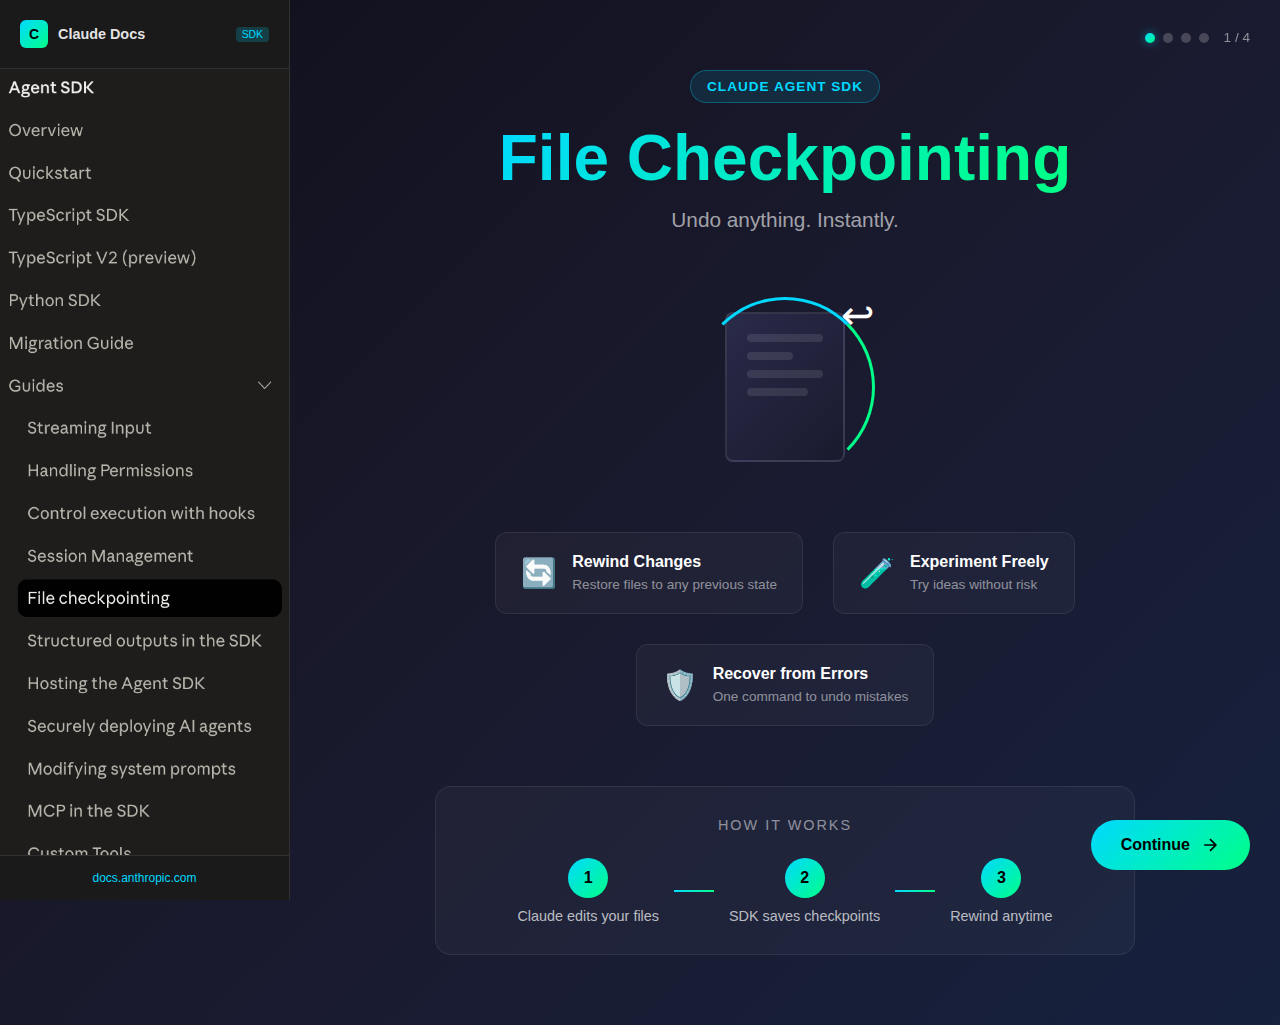
<file: presentation/index.html>
<!DOCTYPE html>
<html lang="en">
<head>
  <meta charset="UTF-8">
  <meta name="viewport" content="width=device-width, initial-scale=1.0">
  <title>File Checkpointing — Introduction</title>
  <link rel="stylesheet" href="styles.css">
</head>
<body>
  <!-- Persistent Sidebar -->
  <aside class="docs-sidebar">
    <div class="sidebar-header">
      <div class="sidebar-logo">C</div>
      <span class="sidebar-title">Claude Docs</span>
      <span class="sidebar-badge">SDK</span>
    </div>
    <div class="sidebar-image">
      <img src="sidebar.png" alt="Agent SDK Documentation">
    </div>
    <div class="sidebar-footer">
      <a href="https://docs.anthropic.com" target="_blank">docs.anthropic.com</a>
    </div>
  </aside>

  <div class="slide">
    <!-- Navigation -->
    <nav class="nav">
      <div class="nav-dots">
        <span class="dot active"></span>
        <span class="dot"></span>
        <span class="dot"></span>
        <span class="dot"></span>
      </div>
      <span class="nav-label">1 / 4</span>
    </nav>

    <!-- Main Content -->
    <div class="content">
      <div class="badge">Claude Agent SDK</div>

      <h1>
        <span class="gradient-text">File Checkpointing</span>
      </h1>

      <p class="tagline">Undo anything. Instantly.</p>

      <div class="hero-visual">
        <div class="file-icon">
          <div class="file-page">
            <div class="file-line"></div>
            <div class="file-line short"></div>
            <div class="file-line"></div>
            <div class="file-line medium"></div>
          </div>
          <div class="checkpoint-ring"></div>
          <div class="rewind-arrow">↩</div>
        </div>
      </div>

      <div class="features">
        <div class="feature">
          <div class="feature-icon">🔄</div>
          <div class="feature-text">
            <strong>Rewind Changes</strong>
            <span>Restore files to any previous state</span>
          </div>
        </div>
        <div class="feature">
          <div class="feature-icon">🧪</div>
          <div class="feature-text">
            <strong>Experiment Freely</strong>
            <span>Try ideas without risk</span>
          </div>
        </div>
        <div class="feature">
          <div class="feature-icon">🛡️</div>
          <div class="feature-text">
            <strong>Recover from Errors</strong>
            <span>One command to undo mistakes</span>
          </div>
        </div>
      </div>

      <div class="concept-box">
        <div class="concept-title">How it works</div>
        <div class="concept-flow">
          <div class="flow-item">
            <div class="flow-number">1</div>
            <div class="flow-label">Claude edits your files</div>
          </div>
          <div class="flow-connector"></div>
          <div class="flow-item">
            <div class="flow-number">2</div>
            <div class="flow-label">SDK saves checkpoints</div>
          </div>
          <div class="flow-connector"></div>
          <div class="flow-item">
            <div class="flow-number">3</div>
            <div class="flow-label">Rewind anytime</div>
          </div>
        </div>
      </div>
    </div>

    <!-- Next Button -->
    <a href="page2.html" class="next-btn">
      <span>Continue</span>
      <svg width="20" height="20" viewBox="0 0 24 24" fill="none" stroke="currentColor" stroke-width="2">
        <path d="M5 12h14M12 5l7 7-7 7"/>
      </svg>
    </a>
  </div>

  <script src="script.js"></script>
</body>
</html>
</file>
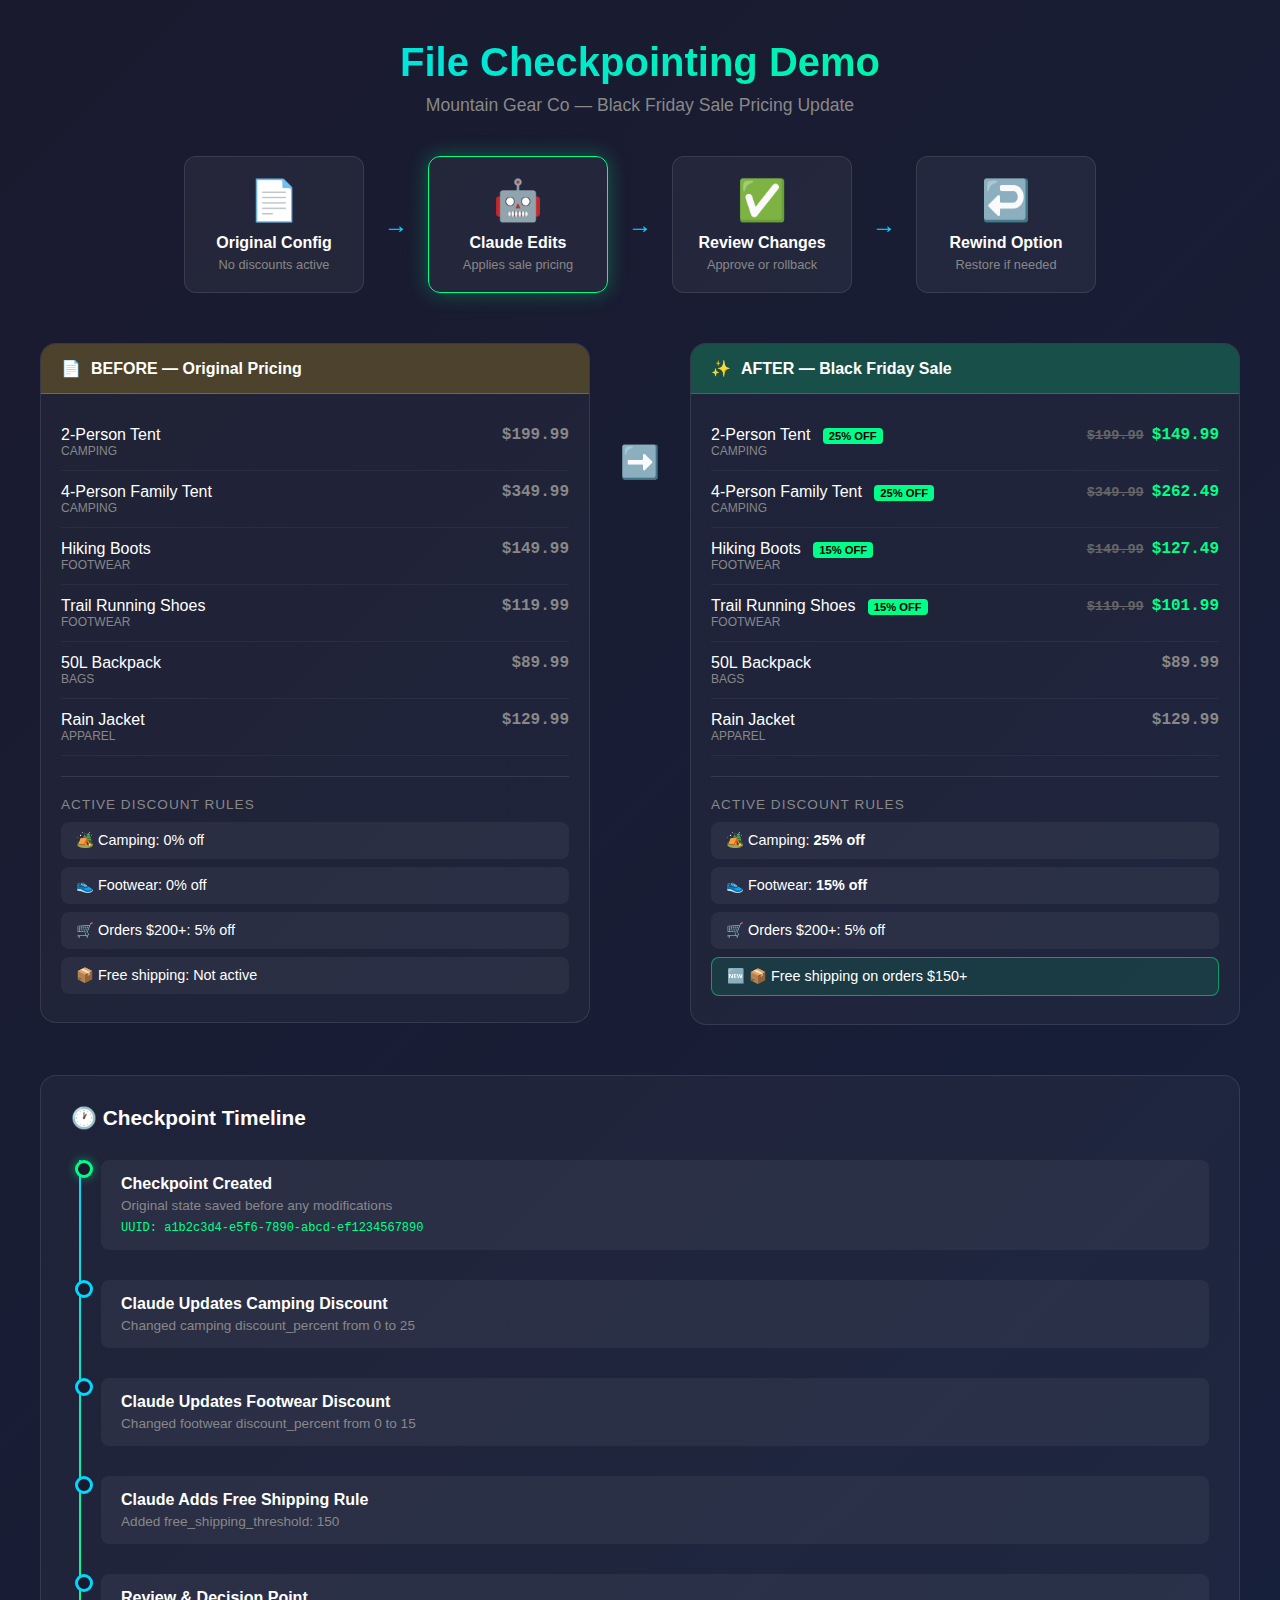
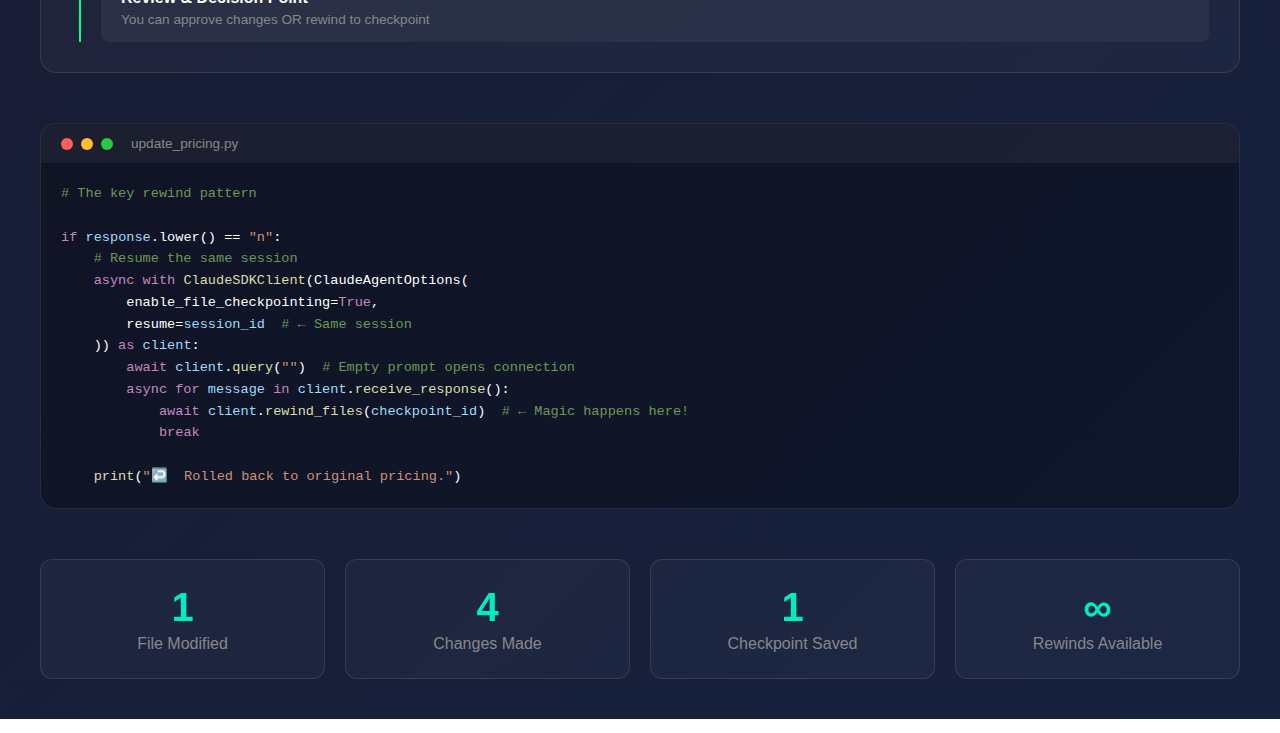
<file: checkpoint_demo.html>
<!DOCTYPE html>
<html lang="en">
<head>
  <meta charset="UTF-8">
  <meta name="viewport" content="width=device-width, initial-scale=1.0">
  <title>File Checkpointing Demo - Mountain Gear Co</title>
  <style>
    * {
      margin: 0;
      padding: 0;
      box-sizing: border-box;
    }

    body {
      font-family: -apple-system, BlinkMacSystemFont, 'Segoe UI', Roboto, sans-serif;
      background: linear-gradient(135deg, #1a1a2e 0%, #16213e 100%);
      min-height: 100vh;
      color: #fff;
      padding: 40px 20px;
    }

    .container {
      max-width: 1200px;
      margin: 0 auto;
    }

    h1 {
      text-align: center;
      font-size: 2.5rem;
      margin-bottom: 10px;
      background: linear-gradient(90deg, #00d9ff, #00ff88);
      -webkit-background-clip: text;
      -webkit-text-fill-color: transparent;
    }

    .subtitle {
      text-align: center;
      color: #888;
      margin-bottom: 40px;
      font-size: 1.1rem;
    }

    /* Flow Diagram */
    .flow-diagram {
      display: flex;
      justify-content: center;
      align-items: center;
      gap: 20px;
      margin-bottom: 50px;
      flex-wrap: wrap;
    }

    .flow-step {
      background: rgba(255,255,255,0.05);
      border: 1px solid rgba(255,255,255,0.1);
      border-radius: 12px;
      padding: 20px;
      text-align: center;
      width: 180px;
      transition: all 0.3s ease;
    }

    .flow-step:hover {
      transform: translateY(-5px);
      border-color: #00d9ff;
    }

    .flow-step.active {
      border-color: #00ff88;
      box-shadow: 0 0 20px rgba(0,255,136,0.3);
    }

    .flow-icon {
      font-size: 2.5rem;
      margin-bottom: 10px;
    }

    .flow-title {
      font-weight: 600;
      margin-bottom: 5px;
    }

    .flow-desc {
      font-size: 0.8rem;
      color: #888;
    }

    .flow-arrow {
      font-size: 1.5rem;
      color: #00d9ff;
    }

    /* Before/After Cards */
    .comparison {
      display: grid;
      grid-template-columns: 1fr auto 1fr;
      gap: 30px;
      margin-bottom: 50px;
      align-items: start;
    }

    @media (max-width: 900px) {
      .comparison {
        grid-template-columns: 1fr;
      }
      .comparison-arrow {
        transform: rotate(90deg);
      }
    }

    .config-card {
      background: rgba(255,255,255,0.03);
      border: 1px solid rgba(255,255,255,0.1);
      border-radius: 16px;
      overflow: hidden;
    }

    .card-header {
      padding: 15px 20px;
      font-weight: 600;
      display: flex;
      align-items: center;
      gap: 10px;
    }

    .card-header.before {
      background: rgba(255,193,7,0.2);
      border-bottom: 1px solid rgba(255,193,7,0.3);
    }

    .card-header.after {
      background: rgba(0,255,136,0.2);
      border-bottom: 1px solid rgba(0,255,136,0.3);
    }

    .card-header.rollback {
      background: rgba(255,107,107,0.2);
      border-bottom: 1px solid rgba(255,107,107,0.3);
    }

    .card-body {
      padding: 20px;
    }

    .product-row {
      display: flex;
      justify-content: space-between;
      padding: 12px 0;
      border-bottom: 1px solid rgba(255,255,255,0.05);
    }

    .product-row:last-child {
      border-bottom: none;
    }

    .product-name {
      font-weight: 500;
    }

    .product-category {
      font-size: 0.75rem;
      color: #888;
      text-transform: uppercase;
    }

    .price {
      font-family: 'SF Mono', Monaco, monospace;
      font-weight: 600;
    }

    .price.original {
      color: #888;
    }

    .price.discounted {
      color: #00ff88;
    }

    .price .old {
      text-decoration: line-through;
      color: #666;
      font-size: 0.85rem;
      margin-right: 8px;
    }

    .discount-badge {
      background: #00ff88;
      color: #000;
      font-size: 0.7rem;
      font-weight: 700;
      padding: 2px 6px;
      border-radius: 4px;
      margin-left: 8px;
    }

    .comparison-arrow {
      display: flex;
      align-items: center;
      justify-content: center;
      font-size: 2rem;
      color: #00d9ff;
      padding-top: 100px;
    }

    /* Rules Section */
    .rules-section {
      margin-top: 20px;
      padding-top: 20px;
      border-top: 1px solid rgba(255,255,255,0.1);
    }

    .rules-title {
      font-size: 0.85rem;
      color: #888;
      margin-bottom: 10px;
      text-transform: uppercase;
      letter-spacing: 1px;
    }

    .rule-item {
      background: rgba(255,255,255,0.05);
      border-radius: 8px;
      padding: 10px 15px;
      margin-bottom: 8px;
      font-size: 0.9rem;
    }

    .rule-item.new {
      border: 1px solid rgba(0,255,136,0.5);
      background: rgba(0,255,136,0.1);
    }

    /* Checkpoint Timeline */
    .timeline {
      background: rgba(255,255,255,0.03);
      border: 1px solid rgba(255,255,255,0.1);
      border-radius: 16px;
      padding: 30px;
      margin-bottom: 50px;
    }

    .timeline h2 {
      margin-bottom: 30px;
      font-size: 1.3rem;
    }

    .timeline-track {
      position: relative;
      padding-left: 30px;
    }

    .timeline-track::before {
      content: '';
      position: absolute;
      left: 8px;
      top: 0;
      bottom: 0;
      width: 2px;
      background: linear-gradient(to bottom, #00d9ff, #00ff88);
    }

    .timeline-item {
      position: relative;
      padding-bottom: 30px;
    }

    .timeline-item:last-child {
      padding-bottom: 0;
    }

    .timeline-dot {
      position: absolute;
      left: -26px;
      width: 18px;
      height: 18px;
      background: #1a1a2e;
      border: 3px solid #00d9ff;
      border-radius: 50%;
    }

    .timeline-item.checkpoint .timeline-dot {
      border-color: #00ff88;
      box-shadow: 0 0 10px rgba(0,255,136,0.5);
    }

    .timeline-content {
      background: rgba(255,255,255,0.05);
      border-radius: 8px;
      padding: 15px 20px;
    }

    .timeline-title {
      font-weight: 600;
      margin-bottom: 5px;
    }

    .timeline-desc {
      font-size: 0.85rem;
      color: #888;
    }

    .checkpoint-id {
      font-family: 'SF Mono', Monaco, monospace;
      font-size: 0.75rem;
      color: #00ff88;
      margin-top: 8px;
    }

    /* Code Block */
    .code-section {
      background: rgba(0,0,0,0.3);
      border: 1px solid rgba(255,255,255,0.1);
      border-radius: 16px;
      overflow: hidden;
    }

    .code-header {
      background: rgba(255,255,255,0.05);
      padding: 12px 20px;
      font-size: 0.85rem;
      color: #888;
      display: flex;
      align-items: center;
      gap: 8px;
    }

    .code-dot {
      width: 12px;
      height: 12px;
      border-radius: 50%;
    }

    .code-dot.red { background: #ff5f56; }
    .code-dot.yellow { background: #ffbd2e; }
    .code-dot.green { background: #27ca40; }

    pre {
      padding: 20px;
      overflow-x: auto;
      font-family: 'SF Mono', Monaco, 'Courier New', monospace;
      font-size: 0.85rem;
      line-height: 1.6;
    }

    .comment { color: #6a9955; }
    .keyword { color: #c586c0; }
    .string { color: #ce9178; }
    .function { color: #dcdcaa; }
    .variable { color: #9cdcfe; }
    .number { color: #b5cea8; }

    /* Summary Stats */
    .stats {
      display: grid;
      grid-template-columns: repeat(auto-fit, minmax(200px, 1fr));
      gap: 20px;
      margin-top: 50px;
    }

    .stat-card {
      background: rgba(255,255,255,0.03);
      border: 1px solid rgba(255,255,255,0.1);
      border-radius: 12px;
      padding: 25px;
      text-align: center;
    }

    .stat-value {
      font-size: 2.5rem;
      font-weight: 700;
      background: linear-gradient(90deg, #00d9ff, #00ff88);
      -webkit-background-clip: text;
      -webkit-text-fill-color: transparent;
    }

    .stat-label {
      color: #888;
      margin-top: 5px;
    }
  </style>
</head>
<body>
  <div class="container">
    <h1>File Checkpointing Demo</h1>
    <p class="subtitle">Mountain Gear Co — Black Friday Sale Pricing Update</p>

    <!-- Flow Diagram -->
    <div class="flow-diagram">
      <div class="flow-step">
        <div class="flow-icon">📄</div>
        <div class="flow-title">Original Config</div>
        <div class="flow-desc">No discounts active</div>
      </div>
      <div class="flow-arrow">→</div>
      <div class="flow-step active">
        <div class="flow-icon">🤖</div>
        <div class="flow-title">Claude Edits</div>
        <div class="flow-desc">Applies sale pricing</div>
      </div>
      <div class="flow-arrow">→</div>
      <div class="flow-step">
        <div class="flow-icon">✅</div>
        <div class="flow-title">Review Changes</div>
        <div class="flow-desc">Approve or rollback</div>
      </div>
      <div class="flow-arrow">→</div>
      <div class="flow-step">
        <div class="flow-icon">↩️</div>
        <div class="flow-title">Rewind Option</div>
        <div class="flow-desc">Restore if needed</div>
      </div>
    </div>

    <!-- Before/After Comparison -->
    <div class="comparison">
      <!-- BEFORE -->
      <div class="config-card">
        <div class="card-header before">
          <span>📄</span> BEFORE — Original Pricing
        </div>
        <div class="card-body">
          <div class="product-row">
            <div>
              <div class="product-name">2-Person Tent</div>
              <div class="product-category">camping</div>
            </div>
            <div class="price original">$199.99</div>
          </div>
          <div class="product-row">
            <div>
              <div class="product-name">4-Person Family Tent</div>
              <div class="product-category">camping</div>
            </div>
            <div class="price original">$349.99</div>
          </div>
          <div class="product-row">
            <div>
              <div class="product-name">Hiking Boots</div>
              <div class="product-category">footwear</div>
            </div>
            <div class="price original">$149.99</div>
          </div>
          <div class="product-row">
            <div>
              <div class="product-name">Trail Running Shoes</div>
              <div class="product-category">footwear</div>
            </div>
            <div class="price original">$119.99</div>
          </div>
          <div class="product-row">
            <div>
              <div class="product-name">50L Backpack</div>
              <div class="product-category">bags</div>
            </div>
            <div class="price original">$89.99</div>
          </div>
          <div class="product-row">
            <div>
              <div class="product-name">Rain Jacket</div>
              <div class="product-category">apparel</div>
            </div>
            <div class="price original">$129.99</div>
          </div>

          <div class="rules-section">
            <div class="rules-title">Active Discount Rules</div>
            <div class="rule-item">🏕️ Camping: 0% off</div>
            <div class="rule-item">👟 Footwear: 0% off</div>
            <div class="rule-item">🛒 Orders $200+: 5% off</div>
            <div class="rule-item">📦 Free shipping: Not active</div>
          </div>
        </div>
      </div>

      <div class="comparison-arrow">➡️</div>

      <!-- AFTER -->
      <div class="config-card">
        <div class="card-header after">
          <span>✨</span> AFTER — Black Friday Sale
        </div>
        <div class="card-body">
          <div class="product-row">
            <div>
              <div class="product-name">2-Person Tent <span class="discount-badge">25% OFF</span></div>
              <div class="product-category">camping</div>
            </div>
            <div class="price discounted"><span class="old">$199.99</span>$149.99</div>
          </div>
          <div class="product-row">
            <div>
              <div class="product-name">4-Person Family Tent <span class="discount-badge">25% OFF</span></div>
              <div class="product-category">camping</div>
            </div>
            <div class="price discounted"><span class="old">$349.99</span>$262.49</div>
          </div>
          <div class="product-row">
            <div>
              <div class="product-name">Hiking Boots <span class="discount-badge">15% OFF</span></div>
              <div class="product-category">footwear</div>
            </div>
            <div class="price discounted"><span class="old">$149.99</span>$127.49</div>
          </div>
          <div class="product-row">
            <div>
              <div class="product-name">Trail Running Shoes <span class="discount-badge">15% OFF</span></div>
              <div class="product-category">footwear</div>
            </div>
            <div class="price discounted"><span class="old">$119.99</span>$101.99</div>
          </div>
          <div class="product-row">
            <div>
              <div class="product-name">50L Backpack</div>
              <div class="product-category">bags</div>
            </div>
            <div class="price original">$89.99</div>
          </div>
          <div class="product-row">
            <div>
              <div class="product-name">Rain Jacket</div>
              <div class="product-category">apparel</div>
            </div>
            <div class="price original">$129.99</div>
          </div>

          <div class="rules-section">
            <div class="rules-title">Active Discount Rules</div>
            <div class="rule-item">🏕️ Camping: <strong>25% off</strong></div>
            <div class="rule-item">👟 Footwear: <strong>15% off</strong></div>
            <div class="rule-item">🛒 Orders $200+: 5% off</div>
            <div class="rule-item new">🆕 📦 Free shipping on orders $150+</div>
          </div>
        </div>
      </div>
    </div>

    <!-- Checkpoint Timeline -->
    <div class="timeline">
      <h2>🕐 Checkpoint Timeline</h2>
      <div class="timeline-track">
        <div class="timeline-item checkpoint">
          <div class="timeline-dot"></div>
          <div class="timeline-content">
            <div class="timeline-title">Checkpoint Created</div>
            <div class="timeline-desc">Original state saved before any modifications</div>
            <div class="checkpoint-id">UUID: a1b2c3d4-e5f6-7890-abcd-ef1234567890</div>
          </div>
        </div>
        <div class="timeline-item">
          <div class="timeline-dot"></div>
          <div class="timeline-content">
            <div class="timeline-title">Claude Updates Camping Discount</div>
            <div class="timeline-desc">Changed camping discount_percent from 0 to 25</div>
          </div>
        </div>
        <div class="timeline-item">
          <div class="timeline-dot"></div>
          <div class="timeline-content">
            <div class="timeline-title">Claude Updates Footwear Discount</div>
            <div class="timeline-desc">Changed footwear discount_percent from 0 to 15</div>
          </div>
        </div>
        <div class="timeline-item">
          <div class="timeline-dot"></div>
          <div class="timeline-content">
            <div class="timeline-title">Claude Adds Free Shipping Rule</div>
            <div class="timeline-desc">Added free_shipping_threshold: 150</div>
          </div>
        </div>
        <div class="timeline-item">
          <div class="timeline-dot"></div>
          <div class="timeline-content">
            <div class="timeline-title">Review & Decision Point</div>
            <div class="timeline-desc">You can approve changes OR rewind to checkpoint</div>
          </div>
        </div>
      </div>
    </div>

    <!-- Code Example -->
    <div class="code-section">
      <div class="code-header">
        <span class="code-dot red"></span>
        <span class="code-dot yellow"></span>
        <span class="code-dot green"></span>
        <span style="margin-left: 10px;">update_pricing.py</span>
      </div>
      <pre><code><span class="comment"># The key rewind pattern</span>

<span class="keyword">if</span> <span class="variable">response</span>.lower() == <span class="string">"n"</span>:
    <span class="comment"># Resume the same session</span>
    <span class="keyword">async with</span> <span class="function">ClaudeSDKClient</span>(ClaudeAgentOptions(
        enable_file_checkpointing=<span class="keyword">True</span>,
        resume=<span class="variable">session_id</span>  <span class="comment"># ← Same session</span>
    )) <span class="keyword">as</span> <span class="variable">client</span>:
        <span class="keyword">await</span> <span class="variable">client</span>.<span class="function">query</span>(<span class="string">""</span>)  <span class="comment"># Empty prompt opens connection</span>
        <span class="keyword">async for</span> <span class="variable">message</span> <span class="keyword">in</span> <span class="variable">client</span>.<span class="function">receive_response</span>():
            <span class="keyword">await</span> <span class="variable">client</span>.<span class="function">rewind_files</span>(<span class="variable">checkpoint_id</span>)  <span class="comment"># ← Magic happens here!</span>
            <span class="keyword">break</span>

    <span class="function">print</span>(<span class="string">"↩️  Rolled back to original pricing."</span>)</code></pre>
    </div>

    <!-- Stats -->
    <div class="stats">
      <div class="stat-card">
        <div class="stat-value">1</div>
        <div class="stat-label">File Modified</div>
      </div>
      <div class="stat-card">
        <div class="stat-value">4</div>
        <div class="stat-label">Changes Made</div>
      </div>
      <div class="stat-card">
        <div class="stat-value">1</div>
        <div class="stat-label">Checkpoint Saved</div>
      </div>
      <div class="stat-card">
        <div class="stat-value">∞</div>
        <div class="stat-label">Rewinds Available</div>
      </div>
    </div>

  </div>
</body>
</html>
</file>
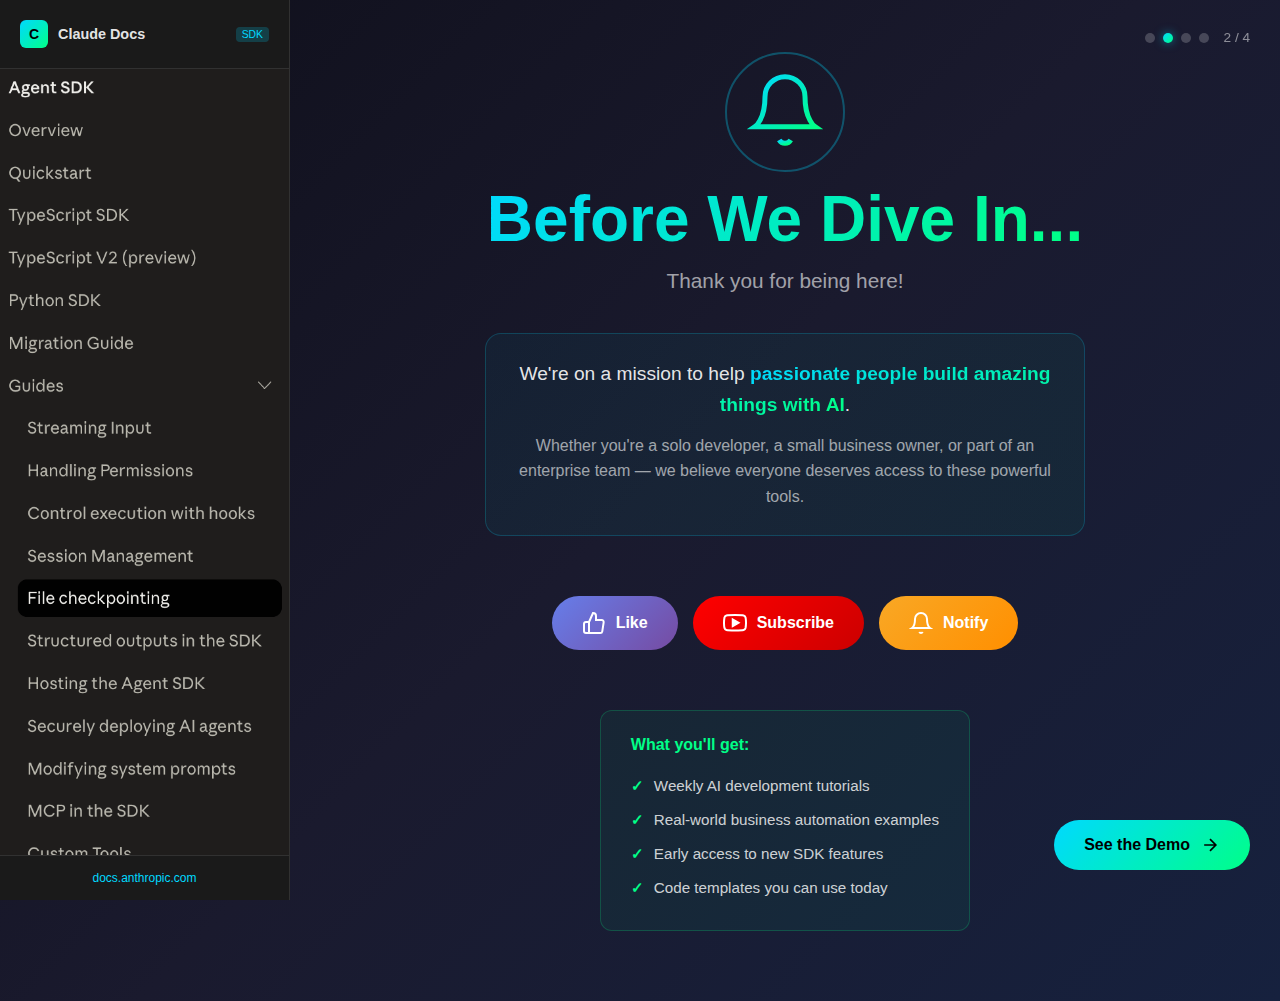
<file: presentation/page2.html>
<!DOCTYPE html>
<html lang="en">
<head>
  <meta charset="UTF-8">
  <meta name="viewport" content="width=device-width, initial-scale=1.0">
  <title>File Checkpointing — Stay Connected</title>
  <link rel="stylesheet" href="styles.css">
</head>
<body>
  <!-- Persistent Sidebar -->
  <aside class="docs-sidebar">
    <div class="sidebar-header">
      <div class="sidebar-logo">C</div>
      <span class="sidebar-title">Claude Docs</span>
      <span class="sidebar-badge">SDK</span>
    </div>
    <div class="sidebar-image">
      <img src="sidebar.png" alt="Agent SDK Documentation">
    </div>
    <div class="sidebar-footer">
      <a href="https://docs.anthropic.com" target="_blank">docs.anthropic.com</a>
    </div>
  </aside>

  <div class="slide slide-subscribe">
    <!-- Navigation -->
    <nav class="nav">
      <div class="nav-dots">
        <span class="dot"></span>
        <span class="dot active"></span>
        <span class="dot"></span>
        <span class="dot"></span>
      </div>
      <span class="nav-label">2 / 4</span>
    </nav>

    <!-- Back Button -->
    <a href="index.html" class="back-btn">
      <svg width="20" height="20" viewBox="0 0 24 24" fill="none" stroke="currentColor" stroke-width="2">
        <path d="M19 12H5M12 19l-7-7 7-7"/>
      </svg>
    </a>

    <!-- Main Content -->
    <div class="content">
      <div class="subscribe-icon">
        <div class="bell">
          <svg width="80" height="80" viewBox="0 0 24 24" fill="none" stroke="url(#gradient)" stroke-width="1.5">
            <defs>
              <linearGradient id="gradient" x1="0%" y1="0%" x2="100%" y2="100%">
                <stop offset="0%" style="stop-color:#00d9ff"/>
                <stop offset="100%" style="stop-color:#00ff88"/>
              </linearGradient>
            </defs>
            <path d="M18 8A6 6 0 0 0 6 8c0 7-3 9-3 9h18s-3-2-3-9"/>
            <path d="M13.73 21a2 2 0 0 1-3.46 0"/>
          </svg>
          <div class="bell-ring"></div>
        </div>
      </div>

      <h1>
        <span class="gradient-text">Before We Dive In...</span>
      </h1>

      <p class="tagline">Thank you for being here!</p>

      <div class="mission-statement">
        <p>We're on a mission to help <strong>passionate people build amazing things with AI</strong>.</p>
        <p class="mission-sub">Whether you're a solo developer, a small business owner, or part of an enterprise team — we believe everyone deserves access to these powerful tools.</p>
      </div>

      <div class="subscribe-actions">
        <button class="action-btn like-btn" onclick="animateButton(this, 'liked')">
          <svg width="24" height="24" viewBox="0 0 24 24" fill="none" stroke="currentColor" stroke-width="2">
            <path d="M14 9V5a3 3 0 0 0-3-3l-4 9v11h11.28a2 2 0 0 0 2-1.7l1.38-9a2 2 0 0 0-2-2.3zM7 22H4a2 2 0 0 1-2-2v-7a2 2 0 0 1 2-2h3"/>
          </svg>
          <span>Like</span>
          <div class="btn-particles"></div>
        </button>

        <button class="action-btn subscribe-btn" onclick="animateButton(this, 'subscribed')">
          <svg width="24" height="24" viewBox="0 0 24 24" fill="none" stroke="currentColor" stroke-width="2">
            <path d="M22.54 6.42a2.78 2.78 0 0 0-1.94-2C18.88 4 12 4 12 4s-6.88 0-8.6.46a2.78 2.78 0 0 0-1.94 2A29 29 0 0 0 1 11.75a29 29 0 0 0 .46 5.33A2.78 2.78 0 0 0 3.4 19c1.72.46 8.6.46 8.6.46s6.88 0 8.6-.46a2.78 2.78 0 0 0 1.94-2 29 29 0 0 0 .46-5.25 29 29 0 0 0-.46-5.33z"/>
            <polygon points="9.75 15.02 15.5 11.75 9.75 8.48 9.75 15.02" fill="currentColor"/>
          </svg>
          <span>Subscribe</span>
          <div class="btn-particles"></div>
        </button>

        <button class="action-btn bell-btn" onclick="animateButton(this, 'notified')">
          <svg width="24" height="24" viewBox="0 0 24 24" fill="none" stroke="currentColor" stroke-width="2">
            <path d="M18 8A6 6 0 0 0 6 8c0 7-3 9-3 9h18s-3-2-3-9"/>
            <path d="M13.73 21a2 2 0 0 1-3.46 0"/>
          </svg>
          <span>Notify</span>
          <div class="btn-particles"></div>
        </button>
      </div>

      <div class="why-subscribe">
        <div class="why-title">What you'll get:</div>
        <ul class="why-list">
          <li>
            <span class="check">✓</span>
            Weekly AI development tutorials
          </li>
          <li>
            <span class="check">✓</span>
            Real-world business automation examples
          </li>
          <li>
            <span class="check">✓</span>
            Early access to new SDK features
          </li>
          <li>
            <span class="check">✓</span>
            Code templates you can use today
          </li>
        </ul>
      </div>
    </div>

    <!-- Next Button -->
    <a href="page3.html" class="next-btn">
      <span>See the Demo</span>
      <svg width="20" height="20" viewBox="0 0 24 24" fill="none" stroke="currentColor" stroke-width="2">
        <path d="M5 12h14M12 5l7 7-7 7"/>
      </svg>
    </a>
  </div>

  <script src="script.js"></script>
  <script>
    function animateButton(btn, action) {
      btn.classList.add('clicked');
      btn.querySelector('span').textContent = action.charAt(0).toUpperCase() + action.slice(1) + '!';

      // Create particles
      for (let i = 0; i < 6; i++) {
        const particle = document.createElement('div');
        particle.className = 'particle';
        particle.style.setProperty('--angle', `${i * 60}deg`);
        btn.querySelector('.btn-particles').appendChild(particle);
        setTimeout(() => particle.remove(), 600);
      }
    }
  </script>
</body>
</html>
</file>
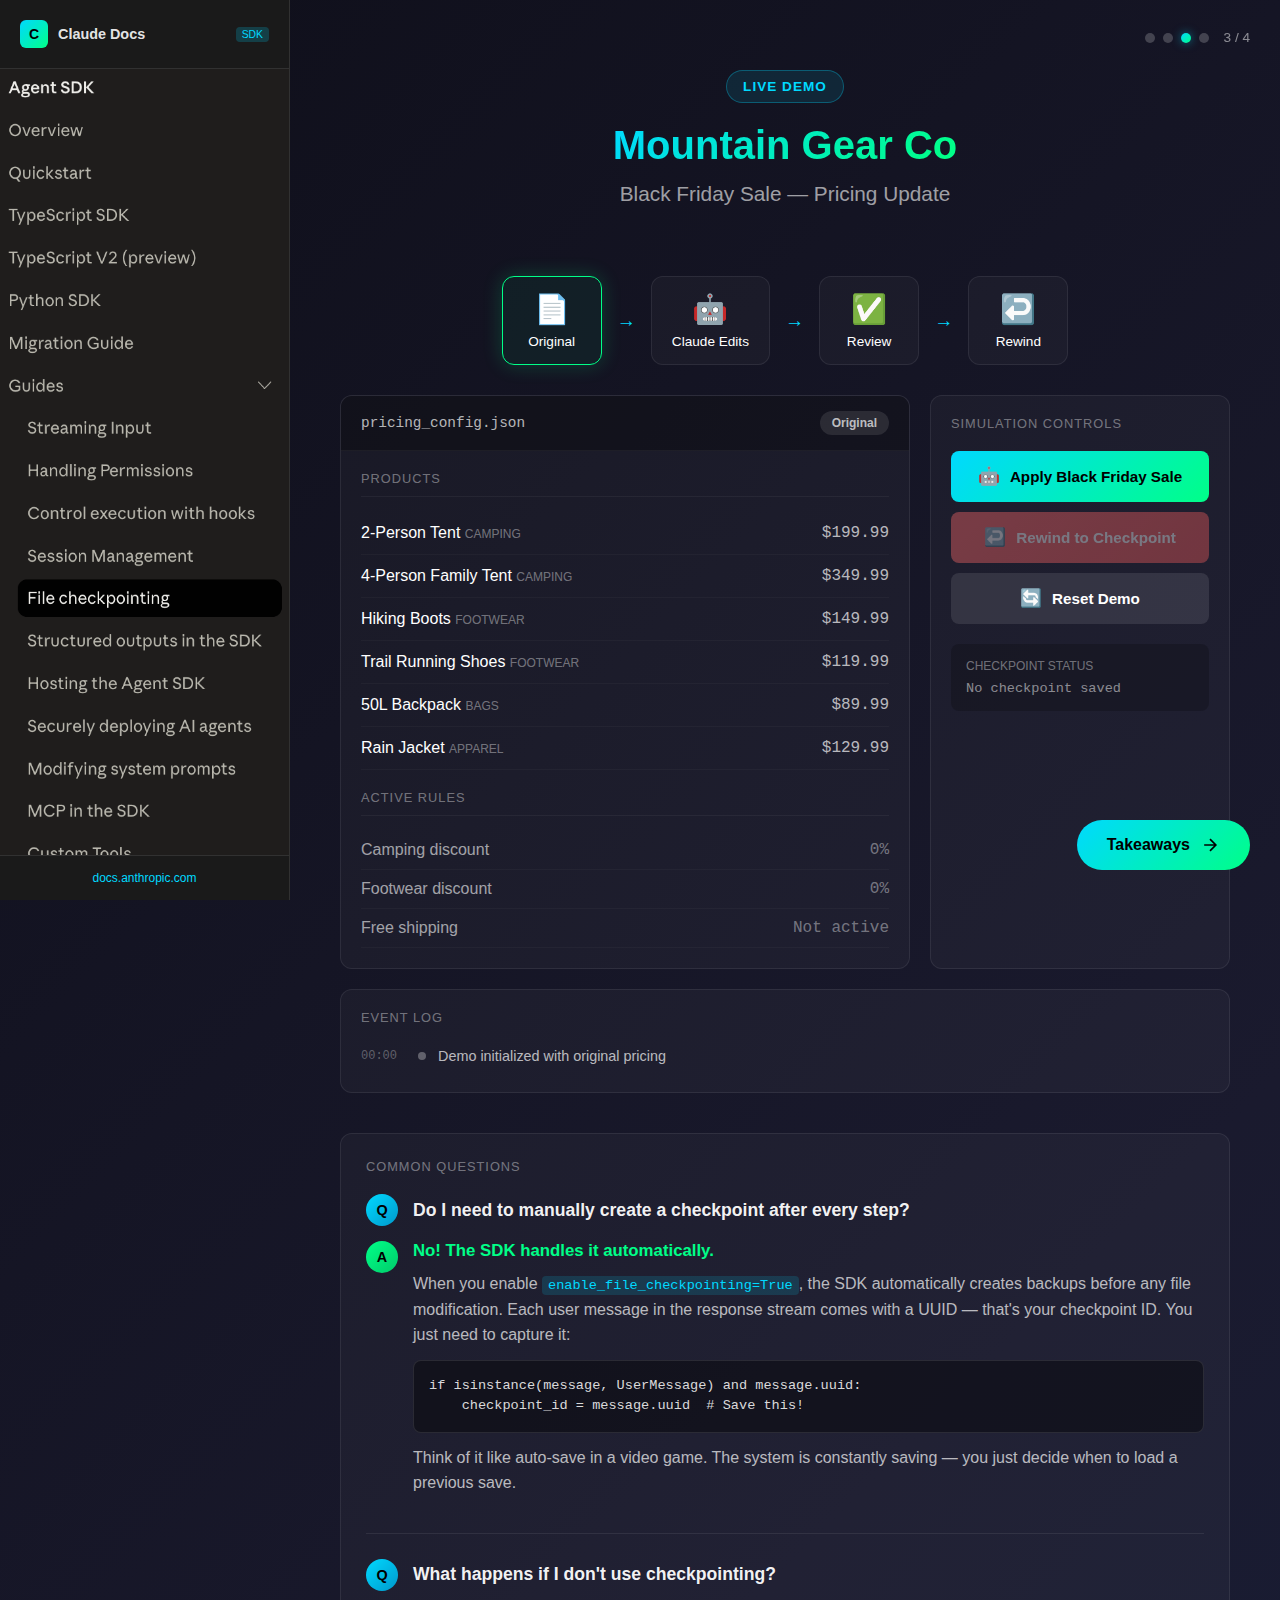
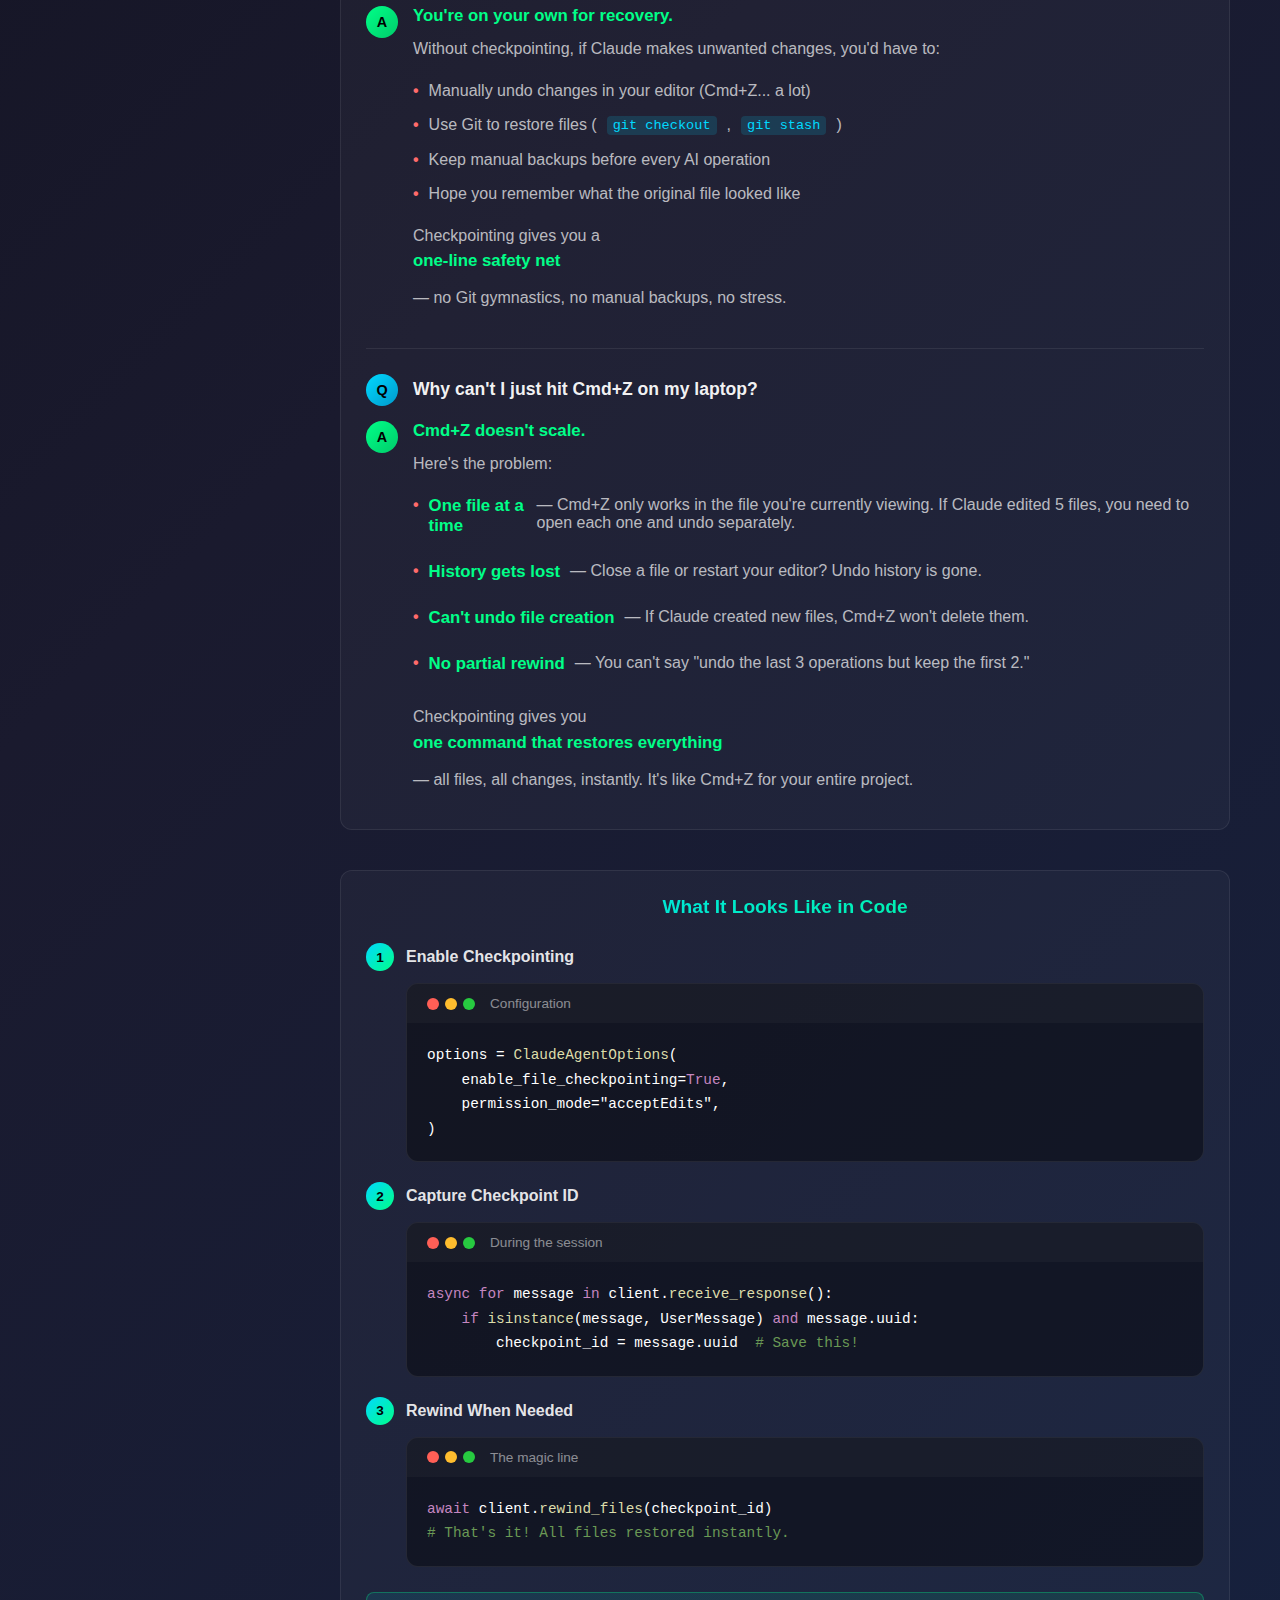
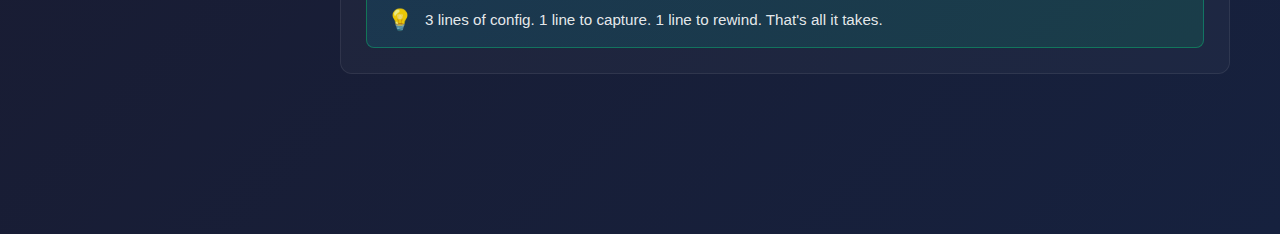
<file: presentation/page3.html>
<!DOCTYPE html>
<html lang="en">
<head>
  <meta charset="UTF-8">
  <meta name="viewport" content="width=device-width, initial-scale=1.0">
  <title>File Checkpointing — Interactive Demo</title>
  <link rel="stylesheet" href="styles.css">
</head>
<body>
  <!-- Persistent Sidebar -->
  <aside class="docs-sidebar">
    <div class="sidebar-header">
      <div class="sidebar-logo">C</div>
      <span class="sidebar-title">Claude Docs</span>
      <span class="sidebar-badge">SDK</span>
    </div>
    <div class="sidebar-image">
      <img src="sidebar.png" alt="Agent SDK Documentation">
    </div>
    <div class="sidebar-footer">
      <a href="https://docs.anthropic.com" target="_blank">docs.anthropic.com</a>
    </div>
  </aside>

  <div class="slide slide-demo">
    <!-- Navigation -->
    <nav class="nav">
      <div class="nav-dots">
        <span class="dot"></span>
        <span class="dot"></span>
        <span class="dot active"></span>
        <span class="dot"></span>
      </div>
      <span class="nav-label">3 / 4</span>
    </nav>

    <!-- Back Button -->
    <a href="page2.html" class="back-btn">
      <svg width="20" height="20" viewBox="0 0 24 24" fill="none" stroke="currentColor" stroke-width="2">
        <path d="M19 12H5M12 19l-7-7 7-7"/>
      </svg>
    </a>

    <!-- Main Content -->
    <div class="content demo-content">
      <div class="demo-header">
        <div class="badge">Live Demo</div>
        <h1><span class="gradient-text">Mountain Gear Co</span></h1>
        <p class="tagline">Black Friday Sale — Pricing Update</p>
      </div>

      <!-- Flow Diagram -->
      <div class="flow-diagram">
        <div class="flow-step" id="step1">
          <div class="flow-icon">📄</div>
          <div class="flow-title">Original</div>
        </div>
        <div class="flow-arrow">→</div>
        <div class="flow-step" id="step2">
          <div class="flow-icon">🤖</div>
          <div class="flow-title">Claude Edits</div>
        </div>
        <div class="flow-arrow">→</div>
        <div class="flow-step" id="step3">
          <div class="flow-icon">✅</div>
          <div class="flow-title">Review</div>
        </div>
        <div class="flow-arrow">→</div>
        <div class="flow-step" id="step4">
          <div class="flow-icon">↩️</div>
          <div class="flow-title">Rewind</div>
        </div>
      </div>

      <!-- Demo Area -->
      <div class="demo-area">
        <!-- Config Display -->
        <div class="config-panel">
          <div class="panel-header">
            <span class="file-name">pricing_config.json</span>
            <span class="status-badge" id="statusBadge">Original</span>
          </div>
          <div class="config-content" id="configDisplay">
            <!-- Products will be rendered here -->
          </div>
        </div>

        <!-- Controls -->
        <div class="control-panel">
          <div class="control-title">Simulation Controls</div>

          <button class="control-btn primary" id="applyBtn" onclick="applySale()">
            <span class="btn-icon">🤖</span>
            Apply Black Friday Sale
          </button>

          <button class="control-btn danger" id="rewindBtn" onclick="rewindChanges()" disabled>
            <span class="btn-icon">↩️</span>
            Rewind to Checkpoint
          </button>

          <button class="control-btn secondary" id="resetBtn" onclick="resetDemo()">
            <span class="btn-icon">🔄</span>
            Reset Demo
          </button>

          <div class="checkpoint-info" id="checkpointInfo">
            <div class="checkpoint-label">Checkpoint Status</div>
            <div class="checkpoint-value" id="checkpointValue">No checkpoint saved</div>
          </div>
        </div>
      </div>

      <!-- Timeline -->
      <div class="timeline-panel">
        <div class="timeline-title">Event Log</div>
        <div class="timeline-events" id="timeline">
          <div class="timeline-event">
            <span class="event-time">00:00</span>
            <span class="event-dot"></span>
            <span class="event-text">Demo initialized with original pricing</span>
          </div>
        </div>
      </div>

      <!-- Q&A Section -->
      <div class="qa-section">
        <div class="qa-title">Common Questions</div>
        <div class="qa-item">
          <div class="qa-question">
            <span class="qa-icon">Q</span>
            <span>Do I need to manually create a checkpoint after every step?</span>
          </div>
          <div class="qa-answer">
            <span class="qa-icon answer">A</span>
            <div class="qa-answer-text">
              <strong>No! The SDK handles it automatically.</strong>
              <p>When you enable <code>enable_file_checkpointing=True</code>, the SDK automatically creates backups before any file modification. Each user message in the response stream comes with a UUID — that's your checkpoint ID. You just need to capture it:</p>
              <pre><code>if isinstance(message, UserMessage) and message.uuid:
    checkpoint_id = message.uuid  # Save this!</code></pre>
              <p>Think of it like auto-save in a video game. The system is constantly saving — you just decide when to load a previous save.</p>
            </div>
          </div>
        </div>

        <div class="qa-item">
          <div class="qa-question">
            <span class="qa-icon">Q</span>
            <span>What happens if I don't use checkpointing?</span>
          </div>
          <div class="qa-answer">
            <span class="qa-icon answer">A</span>
            <div class="qa-answer-text">
              <strong>You're on your own for recovery.</strong>
              <p>Without checkpointing, if Claude makes unwanted changes, you'd have to:</p>
              <ul class="qa-list">
                <li><span class="qa-bullet">•</span> Manually undo changes in your editor (Cmd+Z... a lot)</li>
                <li><span class="qa-bullet">•</span> Use Git to restore files (<code>git checkout</code>, <code>git stash</code>)</li>
                <li><span class="qa-bullet">•</span> Keep manual backups before every AI operation</li>
                <li><span class="qa-bullet">•</span> Hope you remember what the original file looked like</li>
              </ul>
              <p>Checkpointing gives you a <strong>one-line safety net</strong> — no Git gymnastics, no manual backups, no stress.</p>
            </div>
          </div>
        </div>

        <div class="qa-item">
          <div class="qa-question">
            <span class="qa-icon">Q</span>
            <span>Why can't I just hit Cmd+Z on my laptop?</span>
          </div>
          <div class="qa-answer">
            <span class="qa-icon answer">A</span>
            <div class="qa-answer-text">
              <strong>Cmd+Z doesn't scale.</strong>
              <p>Here's the problem:</p>
              <ul class="qa-list">
                <li><span class="qa-bullet">•</span> <strong>One file at a time</strong> — Cmd+Z only works in the file you're currently viewing. If Claude edited 5 files, you need to open each one and undo separately.</li>
                <li><span class="qa-bullet">•</span> <strong>History gets lost</strong> — Close a file or restart your editor? Undo history is gone.</li>
                <li><span class="qa-bullet">•</span> <strong>Can't undo file creation</strong> — If Claude created new files, Cmd+Z won't delete them.</li>
                <li><span class="qa-bullet">•</span> <strong>No partial rewind</strong> — You can't say "undo the last 3 operations but keep the first 2."</li>
              </ul>
              <p>Checkpointing gives you <strong>one command that restores everything</strong> — all files, all changes, instantly. It's like Cmd+Z for your entire project.</p>
            </div>
          </div>
        </div>
      </div>

      <!-- Code Preview -->
      <div class="code-section-full">
        <div class="code-section-title">What It Looks Like in Code</div>

        <div class="code-steps">
          <!-- Step 1 -->
          <div class="code-step">
            <div class="code-step-header">
              <span class="code-step-number">1</span>
              <span class="code-step-title">Enable Checkpointing</span>
            </div>
            <div class="code-panel">
              <div class="code-header">
                <div class="code-dots">
                  <span class="dot red"></span>
                  <span class="dot yellow"></span>
                  <span class="dot green"></span>
                </div>
                <span class="code-title">Configuration</span>
              </div>
              <pre class="code-content"><code><span class="variable">options</span> = <span class="function">ClaudeAgentOptions</span>(
    <span class="variable">enable_file_checkpointing</span>=<span class="keyword">True</span>,
    <span class="variable">permission_mode</span>=<span class="string">"acceptEdits"</span>,
)</code></pre>
            </div>
          </div>

          <!-- Step 2 -->
          <div class="code-step">
            <div class="code-step-header">
              <span class="code-step-number">2</span>
              <span class="code-step-title">Capture Checkpoint ID</span>
            </div>
            <div class="code-panel">
              <div class="code-header">
                <div class="code-dots">
                  <span class="dot red"></span>
                  <span class="dot yellow"></span>
                  <span class="dot green"></span>
                </div>
                <span class="code-title">During the session</span>
              </div>
              <pre class="code-content"><code><span class="keyword">async for</span> <span class="variable">message</span> <span class="keyword">in</span> client.<span class="function">receive_response</span>():
    <span class="keyword">if</span> <span class="function">isinstance</span>(<span class="variable">message</span>, <span class="variable">UserMessage</span>) <span class="keyword">and</span> <span class="variable">message</span>.uuid:
        <span class="variable">checkpoint_id</span> = <span class="variable">message</span>.uuid  <span class="comment"># Save this!</span></code></pre>
            </div>
          </div>

          <!-- Step 3 -->
          <div class="code-step">
            <div class="code-step-header">
              <span class="code-step-number">3</span>
              <span class="code-step-title">Rewind When Needed</span>
            </div>
            <div class="code-panel">
              <div class="code-header">
                <div class="code-dots">
                  <span class="dot red"></span>
                  <span class="dot yellow"></span>
                  <span class="dot green"></span>
                </div>
                <span class="code-title">The magic line</span>
              </div>
              <pre class="code-content"><code><span class="keyword">await</span> client.<span class="function">rewind_files</span>(<span class="variable">checkpoint_id</span>)
<span class="comment"># That's it! All files restored instantly.</span></code></pre>
            </div>
          </div>
        </div>

        <div class="code-summary">
          <span class="code-summary-icon">💡</span>
          <span>3 lines of config. 1 line to capture. 1 line to rewind. That's all it takes.</span>
        </div>
      </div>
    </div>

    <!-- Next Button -->
    <a href="page4.html" class="next-btn">
      <span>Takeaways</span>
      <svg width="20" height="20" viewBox="0 0 24 24" fill="none" stroke="currentColor" stroke-width="2">
        <path d="M5 12h14M12 5l7 7-7 7"/>
      </svg>
    </a>
  </div>

  <script src="script.js"></script>
  <script>
    // Demo State
    const originalConfig = {
      products: [
        { name: "2-Person Tent", price: 199.99, category: "camping", discount: 0 },
        { name: "4-Person Family Tent", price: 349.99, category: "camping", discount: 0 },
        { name: "Hiking Boots", price: 149.99, category: "footwear", discount: 0 },
        { name: "Trail Running Shoes", price: 119.99, category: "footwear", discount: 0 },
        { name: "50L Backpack", price: 89.99, category: "bags", discount: 0 },
        { name: "Rain Jacket", price: 129.99, category: "apparel", discount: 0 }
      ],
      rules: [
        { type: "Camping discount", value: "0%" },
        { type: "Footwear discount", value: "0%" },
        { type: "Free shipping", value: "Not active" }
      ]
    };

    const saleConfig = {
      products: [
        { name: "2-Person Tent", price: 199.99, category: "camping", discount: 25 },
        { name: "4-Person Family Tent", price: 349.99, category: "camping", discount: 25 },
        { name: "Hiking Boots", price: 149.99, category: "footwear", discount: 15 },
        { name: "Trail Running Shoes", price: 119.99, category: "footwear", discount: 15 },
        { name: "50L Backpack", price: 89.99, category: "bags", discount: 0 },
        { name: "Rain Jacket", price: 129.99, category: "apparel", discount: 0 }
      ],
      rules: [
        { type: "Camping discount", value: "25%" },
        { type: "Footwear discount", value: "15%" },
        { type: "Free shipping", value: "$150+" }
      ]
    };

    let currentConfig = JSON.parse(JSON.stringify(originalConfig));
    let checkpointSaved = false;
    let startTime = Date.now();

    // Initialize
    document.addEventListener('DOMContentLoaded', () => {
      renderConfig(currentConfig);
      highlightStep(1);
    });

    function renderConfig(config) {
      const display = document.getElementById('configDisplay');

      let html = '<div class="products-section">';
      html += '<div class="section-title">Products</div>';

      config.products.forEach(product => {
        const salePrice = product.discount > 0
          ? (product.price * (1 - product.discount / 100)).toFixed(2)
          : null;

        html += `
          <div class="product-row ${product.discount > 0 ? 'discounted' : ''}">
            <div class="product-info">
              <span class="product-name">${product.name}</span>
              <span class="product-category">${product.category}</span>
            </div>
            <div class="product-price">
              ${product.discount > 0 ? `
                <span class="old-price">$${product.price.toFixed(2)}</span>
                <span class="new-price">$${salePrice}</span>
                <span class="discount-tag">${product.discount}% OFF</span>
              ` : `
                <span class="regular-price">$${product.price.toFixed(2)}</span>
              `}
            </div>
          </div>
        `;
      });

      html += '</div>';

      html += '<div class="rules-section">';
      html += '<div class="section-title">Active Rules</div>';

      config.rules.forEach(rule => {
        const isActive = rule.value !== "0%" && rule.value !== "Not active";
        html += `
          <div class="rule-row ${isActive ? 'active' : ''}">
            <span class="rule-type">${rule.type}</span>
            <span class="rule-value">${rule.value}</span>
          </div>
        `;
      });

      html += '</div>';

      display.innerHTML = html;
    }

    function addTimelineEvent(text, type = 'info') {
      const timeline = document.getElementById('timeline');
      const elapsed = ((Date.now() - startTime) / 1000).toFixed(1);

      const event = document.createElement('div');
      event.className = `timeline-event ${type}`;
      event.innerHTML = `
        <span class="event-time">${elapsed}s</span>
        <span class="event-dot"></span>
        <span class="event-text">${text}</span>
      `;

      timeline.appendChild(event);
      timeline.scrollTop = timeline.scrollHeight;
    }

    function highlightStep(step) {
      document.querySelectorAll('.flow-step').forEach((el, i) => {
        el.classList.toggle('active', i + 1 === step);
      });
    }

    function applySale() {
      const btn = document.getElementById('applyBtn');
      btn.disabled = true;
      btn.innerHTML = '<span class="btn-icon">⏳</span> Applying...';

      // Save checkpoint
      checkpointSaved = true;
      document.getElementById('checkpointValue').textContent = 'a1b2c3d4...';
      document.getElementById('checkpointValue').classList.add('saved');
      addTimelineEvent('Checkpoint saved: a1b2c3d4-e5f6-7890...', 'checkpoint');

      highlightStep(2);

      // Simulate Claude making changes
      setTimeout(() => {
        addTimelineEvent('Claude: Updating camping discount to 25%');
      }, 500);

      setTimeout(() => {
        addTimelineEvent('Claude: Updating footwear discount to 15%');
      }, 1000);

      setTimeout(() => {
        addTimelineEvent('Claude: Adding free shipping threshold');
      }, 1500);

      setTimeout(() => {
        currentConfig = JSON.parse(JSON.stringify(saleConfig));
        renderConfig(currentConfig);

        document.getElementById('statusBadge').textContent = 'Modified';
        document.getElementById('statusBadge').classList.add('modified');

        btn.innerHTML = '<span class="btn-icon">✅</span> Sale Applied!';
        document.getElementById('rewindBtn').disabled = false;

        addTimelineEvent('All changes applied successfully', 'success');
        highlightStep(3);
      }, 2000);
    }

    function rewindChanges() {
      const btn = document.getElementById('rewindBtn');
      btn.disabled = true;
      btn.innerHTML = '<span class="btn-icon">⏳</span> Rewinding...';

      highlightStep(4);
      addTimelineEvent('Initiating rewind to checkpoint a1b2c3d4...', 'rewind');

      setTimeout(() => {
        currentConfig = JSON.parse(JSON.stringify(originalConfig));
        renderConfig(currentConfig);

        document.getElementById('statusBadge').textContent = 'Restored';
        document.getElementById('statusBadge').classList.remove('modified');
        document.getElementById('statusBadge').classList.add('restored');

        btn.innerHTML = '<span class="btn-icon">✅</span> Rewound!';

        addTimelineEvent('Files restored to original state', 'success');

        // Flash effect on config panel
        document.querySelector('.config-panel').classList.add('flash');
        setTimeout(() => {
          document.querySelector('.config-panel').classList.remove('flash');
        }, 500);
      }, 1000);
    }

    function resetDemo() {
      currentConfig = JSON.parse(JSON.stringify(originalConfig));
      renderConfig(currentConfig);

      checkpointSaved = false;
      startTime = Date.now();

      document.getElementById('statusBadge').textContent = 'Original';
      document.getElementById('statusBadge').className = 'status-badge';

      document.getElementById('checkpointValue').textContent = 'No checkpoint saved';
      document.getElementById('checkpointValue').classList.remove('saved');

      document.getElementById('applyBtn').disabled = false;
      document.getElementById('applyBtn').innerHTML = '<span class="btn-icon">🤖</span> Apply Black Friday Sale';

      document.getElementById('rewindBtn').disabled = true;
      document.getElementById('rewindBtn').innerHTML = '<span class="btn-icon">↩️</span> Rewind to Checkpoint';

      document.getElementById('timeline').innerHTML = `
        <div class="timeline-event">
          <span class="event-time">00:00</span>
          <span class="event-dot"></span>
          <span class="event-text">Demo reset — ready to start</span>
        </div>
      `;

      highlightStep(1);
    }
  </script>
</body>
</html>
</file>
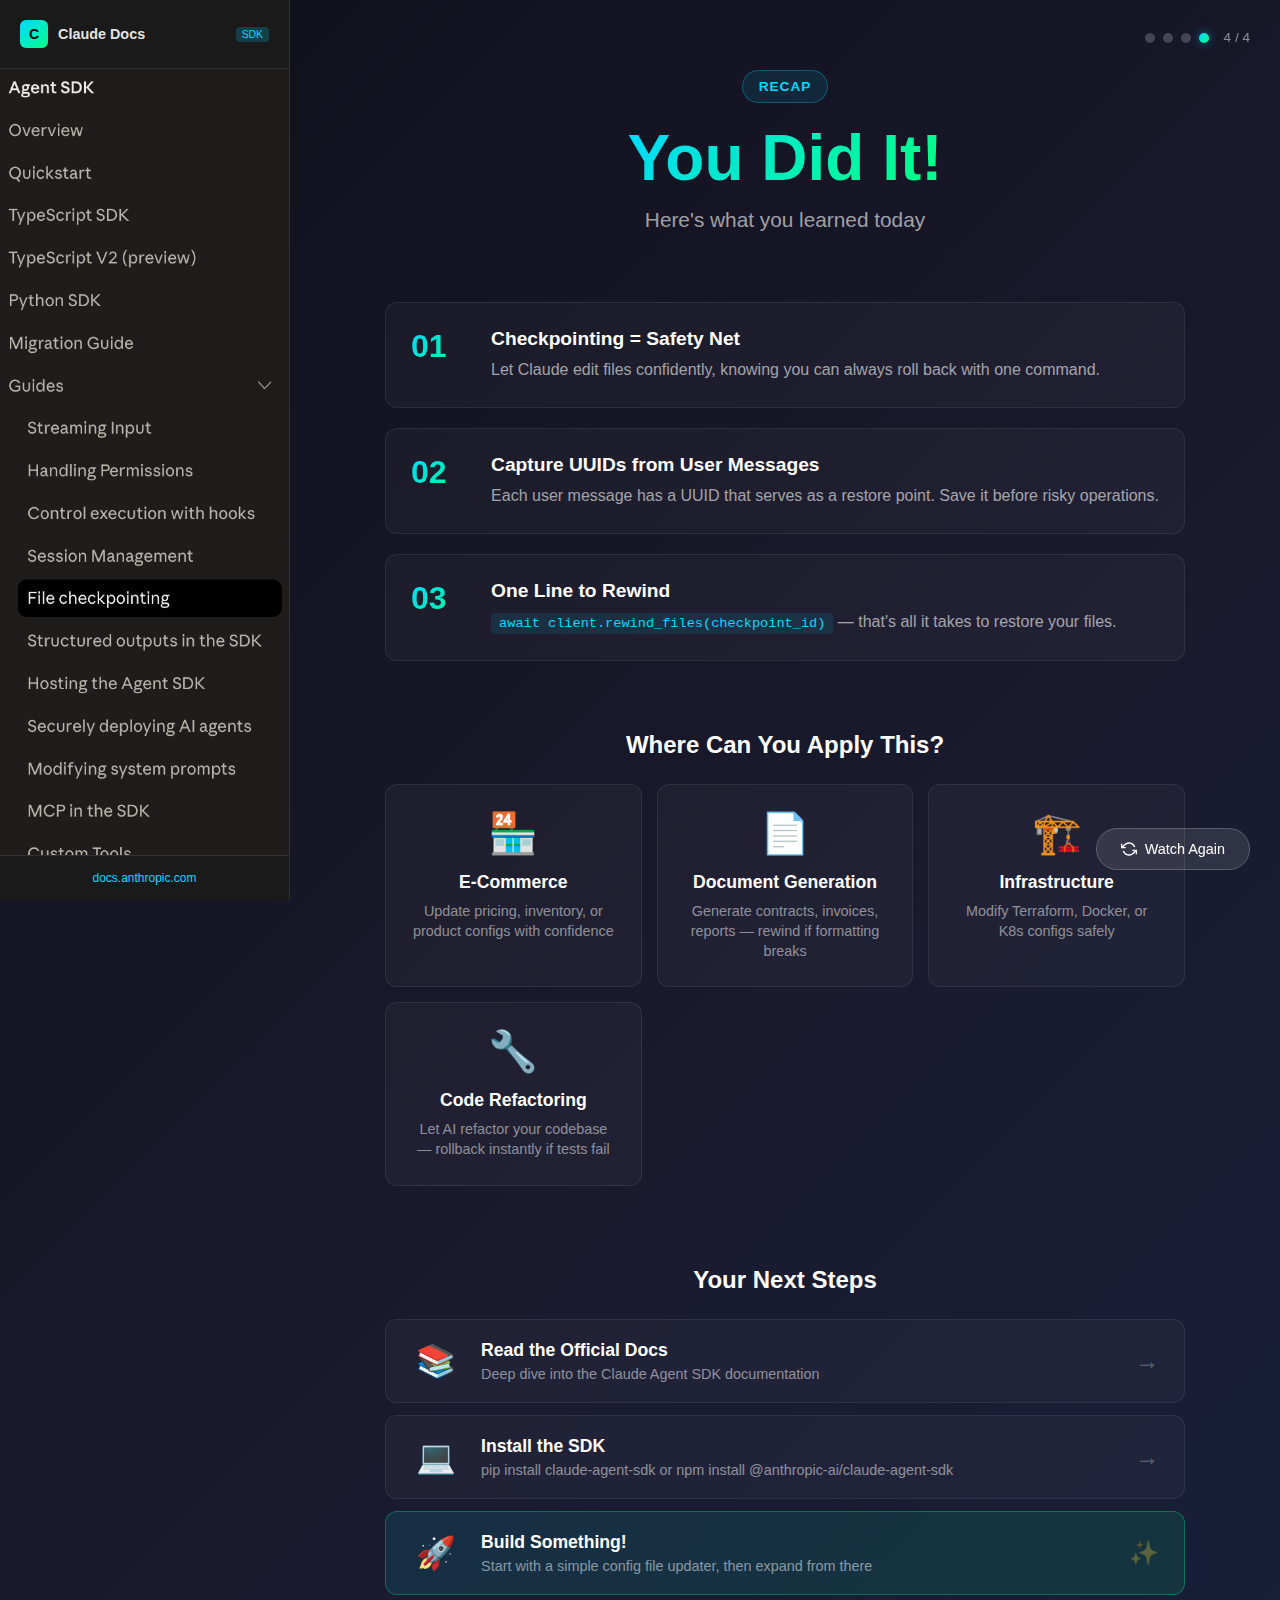
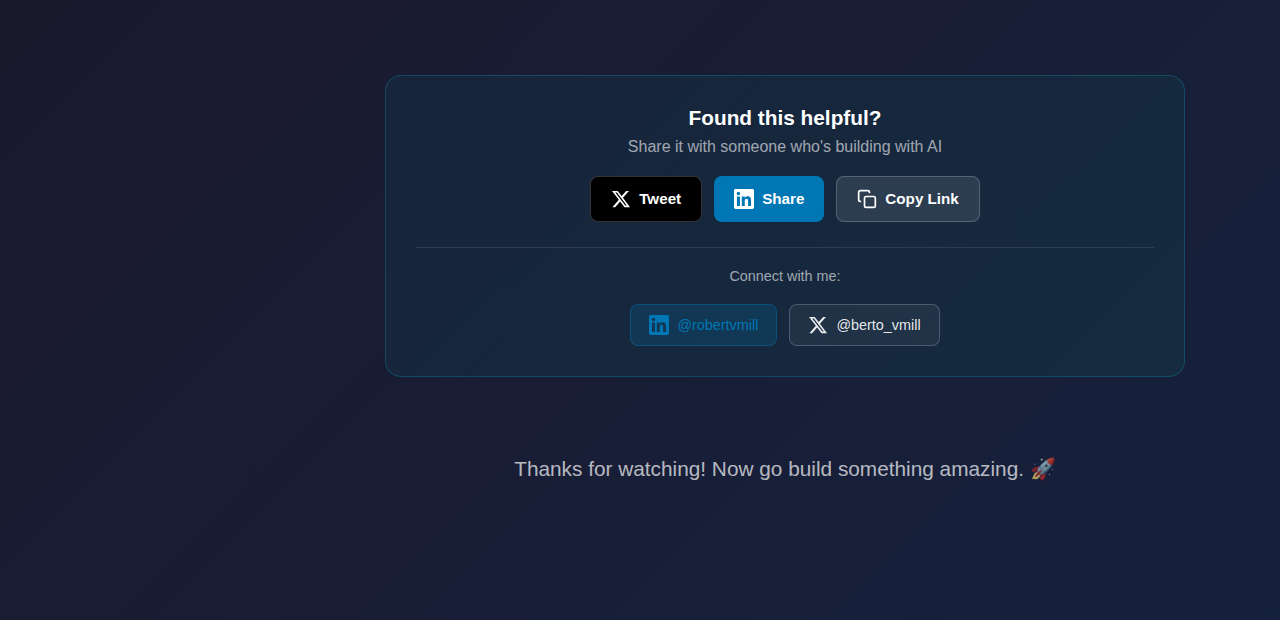
<file: presentation/page4.html>
<!DOCTYPE html>
<html lang="en">
<head>
  <meta charset="UTF-8">
  <meta name="viewport" content="width=device-width, initial-scale=1.0">
  <title>File Checkpointing — What's Next?</title>
  <link rel="stylesheet" href="styles.css">
</head>
<body>
  <!-- Persistent Sidebar -->
  <aside class="docs-sidebar">
    <div class="sidebar-header">
      <div class="sidebar-logo">C</div>
      <span class="sidebar-title">Claude Docs</span>
      <span class="sidebar-badge">SDK</span>
    </div>
    <div class="sidebar-image">
      <img src="sidebar.png" alt="Agent SDK Documentation">
    </div>
    <div class="sidebar-footer">
      <a href="https://docs.anthropic.com" target="_blank">docs.anthropic.com</a>
    </div>
  </aside>

  <div class="slide slide-outro">
    <!-- Navigation -->
    <nav class="nav">
      <div class="nav-dots">
        <span class="dot"></span>
        <span class="dot"></span>
        <span class="dot"></span>
        <span class="dot active"></span>
      </div>
      <span class="nav-label">4 / 4</span>
    </nav>

    <!-- Back Button -->
    <a href="page3.html" class="back-btn">
      <svg width="20" height="20" viewBox="0 0 24 24" fill="none" stroke="currentColor" stroke-width="2">
        <path d="M19 12H5M12 19l-7-7 7-7"/>
      </svg>
    </a>

    <!-- Main Content -->
    <div class="content outro-content">
      <div class="badge">Recap</div>

      <h1><span class="gradient-text">You Did It!</span></h1>
      <p class="tagline">Here's what you learned today</p>

      <!-- Key Takeaways -->
      <div class="takeaways">
        <div class="takeaway-card">
          <div class="takeaway-number">01</div>
          <div class="takeaway-content">
            <h3>Checkpointing = Safety Net</h3>
            <p>Let Claude edit files confidently, knowing you can always roll back with one command.</p>
          </div>
        </div>

        <div class="takeaway-card">
          <div class="takeaway-number">02</div>
          <div class="takeaway-content">
            <h3>Capture UUIDs from User Messages</h3>
            <p>Each user message has a UUID that serves as a restore point. Save it before risky operations.</p>
          </div>
        </div>

        <div class="takeaway-card">
          <div class="takeaway-number">03</div>
          <div class="takeaway-content">
            <h3>One Line to Rewind</h3>
            <p><code>await client.rewind_files(checkpoint_id)</code> — that's all it takes to restore your files.</p>
          </div>
        </div>
      </div>

      <!-- Where to Apply -->
      <div class="apply-section">
        <h2>Where Can You Apply This?</h2>
        <div class="apply-grid">
          <div class="apply-card">
            <div class="apply-icon">🏪</div>
            <h4>E-Commerce</h4>
            <p>Update pricing, inventory, or product configs with confidence</p>
          </div>
          <div class="apply-card">
            <div class="apply-icon">📄</div>
            <h4>Document Generation</h4>
            <p>Generate contracts, invoices, reports — rewind if formatting breaks</p>
          </div>
          <div class="apply-card">
            <div class="apply-icon">🏗️</div>
            <h4>Infrastructure</h4>
            <p>Modify Terraform, Docker, or K8s configs safely</p>
          </div>
          <div class="apply-card">
            <div class="apply-icon">🔧</div>
            <h4>Code Refactoring</h4>
            <p>Let AI refactor your codebase — rollback instantly if tests fail</p>
          </div>
        </div>
      </div>

      <!-- Next Steps -->
      <div class="next-steps">
        <h2>Your Next Steps</h2>
        <div class="steps-list">
          <a href="https://docs.anthropic.com/en/docs/agents-and-tools/claude-agent-sdk" target="_blank" class="step-item">
            <div class="step-icon">📚</div>
            <div class="step-content">
              <h4>Read the Official Docs</h4>
              <p>Deep dive into the Claude Agent SDK documentation</p>
            </div>
            <div class="step-arrow">→</div>
          </a>

          <a href="https://github.com/anthropics/anthropic-sdk-python" target="_blank" class="step-item">
            <div class="step-icon">💻</div>
            <div class="step-content">
              <h4>Install the SDK</h4>
              <p>pip install claude-agent-sdk or npm install @anthropic-ai/claude-agent-sdk</p>
            </div>
            <div class="step-arrow">→</div>
          </a>

          <div class="step-item highlight">
            <div class="step-icon">🚀</div>
            <div class="step-content">
              <h4>Build Something!</h4>
              <p>Start with a simple config file updater, then expand from there</p>
            </div>
            <div class="step-arrow">✨</div>
          </div>
        </div>
      </div>

      <!-- Final CTA -->
      <div class="final-cta">
        <div class="cta-content">
          <h3>Found this helpful?</h3>
          <p>Share it with someone who's building with AI</p>
          <div class="share-buttons">
            <button class="share-btn twitter" onclick="shareTwitter()">
              <svg width="20" height="20" viewBox="0 0 24 24" fill="currentColor">
                <path d="M18.244 2.25h3.308l-7.227 8.26 8.502 11.24H16.17l-5.214-6.817L4.99 21.75H1.68l7.73-8.835L1.254 2.25H8.08l4.713 6.231zm-1.161 17.52h1.833L7.084 4.126H5.117z"/>
              </svg>
              Tweet
            </button>
            <button class="share-btn linkedin" onclick="shareLinkedIn()">
              <svg width="20" height="20" viewBox="0 0 24 24" fill="currentColor">
                <path d="M20.447 20.452h-3.554v-5.569c0-1.328-.027-3.037-1.852-3.037-1.853 0-2.136 1.445-2.136 2.939v5.667H9.351V9h3.414v1.561h.046c.477-.9 1.637-1.85 3.37-1.85 3.601 0 4.267 2.37 4.267 5.455v6.286zM5.337 7.433c-1.144 0-2.063-.926-2.063-2.065 0-1.138.92-2.063 2.063-2.063 1.14 0 2.064.925 2.064 2.063 0 1.139-.925 2.065-2.064 2.065zm1.782 13.019H3.555V9h3.564v11.452zM22.225 0H1.771C.792 0 0 .774 0 1.729v20.542C0 23.227.792 24 1.771 24h20.451C23.2 24 24 23.227 24 22.271V1.729C24 .774 23.2 0 22.222 0h.003z"/>
              </svg>
              Share
            </button>
            <button class="share-btn copy" onclick="copyLink()">
              <svg width="20" height="20" viewBox="0 0 24 24" fill="none" stroke="currentColor" stroke-width="2">
                <rect x="9" y="9" width="13" height="13" rx="2" ry="2"></rect>
                <path d="M5 15H4a2 2 0 0 1-2-2V4a2 2 0 0 1 2-2h9a2 2 0 0 1 2 2v1"></path>
              </svg>
              Copy Link
            </button>
          </div>

          <div class="connect-section">
            <p class="connect-label">Connect with me:</p>
            <div class="connect-buttons">
              <a href="https://www.linkedin.com/in/robertvmill/" target="_blank" class="connect-btn linkedin">
                <svg width="20" height="20" viewBox="0 0 24 24" fill="currentColor">
                  <path d="M20.447 20.452h-3.554v-5.569c0-1.328-.027-3.037-1.852-3.037-1.853 0-2.136 1.445-2.136 2.939v5.667H9.351V9h3.414v1.561h.046c.477-.9 1.637-1.85 3.37-1.85 3.601 0 4.267 2.37 4.267 5.455v6.286zM5.337 7.433c-1.144 0-2.063-.926-2.063-2.065 0-1.138.92-2.063 2.063-2.063 1.14 0 2.064.925 2.064 2.063 0 1.139-.925 2.065-2.064 2.065zm1.782 13.019H3.555V9h3.564v11.452zM22.225 0H1.771C.792 0 0 .774 0 1.729v20.542C0 23.227.792 24 1.771 24h20.451C23.2 24 24 23.227 24 22.271V1.729C24 .774 23.2 0 22.222 0h.003z"/>
                </svg>
                @robertvmill
              </a>
              <a href="https://x.com/berto_vmill" target="_blank" class="connect-btn twitter">
                <svg width="20" height="20" viewBox="0 0 24 24" fill="currentColor">
                  <path d="M18.244 2.25h3.308l-7.227 8.26 8.502 11.24H16.17l-5.214-6.817L4.99 21.75H1.68l7.73-8.835L1.254 2.25H8.08l4.713 6.231zm-1.161 17.52h1.833L7.084 4.126H5.117z"/>
                </svg>
                @berto_vmill
              </a>
            </div>
          </div>
        </div>
      </div>

      <!-- Closing Message -->
      <div class="closing-message">
        <p>Thanks for watching! Now go build something amazing. 🚀</p>
      </div>
    </div>

    <!-- Restart -->
    <a href="index.html" class="restart-btn">
      <svg width="16" height="16" viewBox="0 0 24 24" fill="none" stroke="currentColor" stroke-width="2">
        <path d="M1 4v6h6M23 20v-6h-6"/>
        <path d="M20.49 9A9 9 0 0 0 5.64 5.64L1 10m22 4l-4.64 4.36A9 9 0 0 1 3.51 15"/>
      </svg>
      <span>Watch Again</span>
    </a>
  </div>

  <script src="script.js"></script>
  <script>
    function shareTwitter() {
      const text = "Just learned about File Checkpointing in the Claude Agent SDK — lets you undo any AI-made file changes instantly! 🔄";
      const url = window.location.href;
      window.open(`https://twitter.com/intent/tweet?text=${encodeURIComponent(text)}&url=${encodeURIComponent(url)}`, '_blank');
    }

    function shareLinkedIn() {
      const url = window.location.href;
      window.open(`https://www.linkedin.com/sharing/share-offsite/?url=${encodeURIComponent(url)}`, '_blank');
    }

    function copyLink() {
      navigator.clipboard.writeText(window.location.href).then(() => {
        const btn = document.querySelector('.share-btn.copy');
        const originalText = btn.innerHTML;
        btn.innerHTML = '<svg width="20" height="20" viewBox="0 0 24 24" fill="none" stroke="currentColor" stroke-width="2"><polyline points="20 6 9 17 4 12"></polyline></svg> Copied!';
        setTimeout(() => {
          btn.innerHTML = originalText;
        }, 2000);
      });
    }
  </script>
</body>
</html>
</file>
<file: presentation/styles.css>
/* =============================================
   FILE CHECKPOINTING PRESENTATION
   Shared Styles
   ============================================= */

* {
  margin: 0;
  padding: 0;
  box-sizing: border-box;
}

body {
  font-family: -apple-system, BlinkMacSystemFont, 'Segoe UI', Roboto, 'Helvetica Neue', sans-serif;
  background: linear-gradient(135deg, #0f0f1a 0%, #1a1a2e 50%, #16213e 100%);
  min-height: 100vh;
  color: #ffffff;
  overflow-x: hidden;
}

/* =============================================
   SLIDE CONTAINER
   ============================================= */

.slide {
  min-height: 100vh;
  padding: 30px;
  padding-left: 320px; /* Make room for sidebar */
  display: flex;
  flex-direction: column;
  position: relative;
}

.content {
  flex: 1;
  display: flex;
  flex-direction: column;
  align-items: center;
  justify-content: center;
  max-width: 1000px;
  margin: 0 auto;
  padding: 40px 20px;
}

/* =============================================
   PERSISTENT SIDEBAR
   ============================================= */

.docs-sidebar {
  position: fixed;
  left: 0;
  top: 0;
  bottom: 0;
  width: 290px;
  background: #1a1a1a;
  border-right: 1px solid rgba(255, 255, 255, 0.1);
  z-index: 200;
  overflow: hidden;
  display: flex;
  flex-direction: column;
}

.sidebar-header {
  padding: 20px;
  border-bottom: 1px solid rgba(255, 255, 255, 0.1);
  display: flex;
  align-items: center;
  gap: 10px;
}

.sidebar-logo {
  width: 28px;
  height: 28px;
  background: linear-gradient(135deg, #00d9ff, #00ff88);
  border-radius: 6px;
  display: flex;
  align-items: center;
  justify-content: center;
  font-weight: bold;
  color: #000;
  font-size: 14px;
}

.sidebar-title {
  font-size: 0.9rem;
  font-weight: 600;
  color: rgba(255, 255, 255, 0.9);
}

.sidebar-badge {
  font-size: 0.65rem;
  padding: 2px 6px;
  background: rgba(0, 217, 255, 0.2);
  color: #00d9ff;
  border-radius: 4px;
  margin-left: auto;
}

.sidebar-image {
  flex: 1;
  overflow: hidden;
}

.sidebar-image img {
  width: 100%;
  height: 100%;
  object-fit: cover;
  object-position: top left;
  opacity: 0.95;
}

.sidebar-footer {
  padding: 15px 20px;
  border-top: 1px solid rgba(255, 255, 255, 0.1);
  font-size: 0.75rem;
  color: rgba(255, 255, 255, 0.4);
  text-align: center;
}

.sidebar-footer a {
  color: #00d9ff;
  text-decoration: none;
}

.sidebar-footer a:hover {
  text-decoration: underline;
}

/* Hide sidebar on mobile */
@media (max-width: 1024px) {
  .docs-sidebar {
    display: none;
  }

  .slide {
    padding-left: 30px;
  }
}

/* =============================================
   NAVIGATION
   ============================================= */

.nav {
  position: fixed;
  top: 30px;
  right: 30px;
  display: flex;
  align-items: center;
  gap: 15px;
  z-index: 100;
}

.nav-dots {
  display: flex;
  gap: 8px;
}

.nav-dots .dot {
  width: 10px;
  height: 10px;
  border-radius: 50%;
  background: rgba(255, 255, 255, 0.2);
  transition: all 0.3s ease;
}

.nav-dots .dot.active {
  background: linear-gradient(135deg, #00d9ff, #00ff88);
  box-shadow: 0 0 10px rgba(0, 217, 255, 0.5);
}

.nav-label {
  font-size: 0.85rem;
  color: rgba(255, 255, 255, 0.5);
  font-weight: 500;
}

.back-btn {
  position: fixed;
  top: 30px;
  left: 30px;
  width: 44px;
  height: 44px;
  border-radius: 50%;
  background: rgba(255, 255, 255, 0.05);
  border: 1px solid rgba(255, 255, 255, 0.1);
  display: flex;
  align-items: center;
  justify-content: center;
  color: #fff;
  text-decoration: none;
  transition: all 0.3s ease;
  z-index: 100;
}

.back-btn:hover {
  background: rgba(255, 255, 255, 0.1);
  border-color: #00d9ff;
  transform: translateX(-3px);
}

/* =============================================
   TYPOGRAPHY
   ============================================= */

h1 {
  font-size: clamp(2.5rem, 6vw, 4rem);
  font-weight: 700;
  text-align: center;
  margin-bottom: 15px;
  line-height: 1.1;
}

.gradient-text {
  background: linear-gradient(135deg, #00d9ff 0%, #00ff88 50%, #00d9ff 100%);
  background-size: 200% auto;
  -webkit-background-clip: text;
  -webkit-text-fill-color: transparent;
  background-clip: text;
  animation: gradient-shift 3s ease infinite;
}

@keyframes gradient-shift {
  0%, 100% { background-position: 0% center; }
  50% { background-position: 100% center; }
}

.tagline {
  font-size: 1.3rem;
  color: rgba(255, 255, 255, 0.6);
  text-align: center;
  margin-bottom: 40px;
}

.badge {
  display: inline-block;
  padding: 8px 16px;
  background: rgba(0, 217, 255, 0.1);
  border: 1px solid rgba(0, 217, 255, 0.3);
  border-radius: 20px;
  font-size: 0.85rem;
  font-weight: 600;
  color: #00d9ff;
  margin-bottom: 20px;
  text-transform: uppercase;
  letter-spacing: 1px;
}

/* =============================================
   PAGE 1: INTRO
   ============================================= */

.hero-visual {
  margin: 40px 0;
  position: relative;
}

.file-icon {
  position: relative;
  width: 120px;
  height: 150px;
}

.file-page {
  width: 100%;
  height: 100%;
  background: linear-gradient(135deg, #2a2a4a, #1a1a2e);
  border: 2px solid rgba(255, 255, 255, 0.1);
  border-radius: 8px;
  padding: 20px;
  display: flex;
  flex-direction: column;
  gap: 10px;
}

.file-line {
  height: 8px;
  background: rgba(255, 255, 255, 0.1);
  border-radius: 4px;
}

.file-line.short { width: 60%; }
.file-line.medium { width: 80%; }

.checkpoint-ring {
  position: absolute;
  top: 50%;
  left: 50%;
  transform: translate(-50%, -50%);
  width: 180px;
  height: 180px;
  border: 3px solid transparent;
  border-top-color: #00d9ff;
  border-right-color: #00ff88;
  border-radius: 50%;
  animation: spin 2s linear infinite;
}

@keyframes spin {
  100% { transform: translate(-50%, -50%) rotate(360deg); }
}

.rewind-arrow {
  position: absolute;
  top: -20px;
  right: -30px;
  font-size: 2.5rem;
  animation: bounce 1s ease infinite;
}

@keyframes bounce {
  0%, 100% { transform: translateY(0); }
  50% { transform: translateY(-10px); }
}

.features {
  display: flex;
  gap: 30px;
  margin: 30px 0;
  flex-wrap: wrap;
  justify-content: center;
}

.feature {
  display: flex;
  align-items: center;
  gap: 15px;
  padding: 20px 25px;
  background: rgba(255, 255, 255, 0.03);
  border: 1px solid rgba(255, 255, 255, 0.08);
  border-radius: 12px;
  transition: all 0.3s ease;
}

.feature:hover {
  border-color: rgba(0, 217, 255, 0.3);
  transform: translateY(-3px);
}

.feature-icon {
  font-size: 1.8rem;
}

.feature-text strong {
  display: block;
  font-size: 1rem;
  margin-bottom: 4px;
}

.feature-text span {
  font-size: 0.85rem;
  color: rgba(255, 255, 255, 0.5);
}

.concept-box {
  background: rgba(255, 255, 255, 0.03);
  border: 1px solid rgba(255, 255, 255, 0.08);
  border-radius: 16px;
  padding: 30px 40px;
  margin-top: 30px;
  width: 100%;
  max-width: 700px;
}

.concept-title {
  font-size: 0.9rem;
  text-transform: uppercase;
  letter-spacing: 2px;
  color: rgba(255, 255, 255, 0.5);
  margin-bottom: 25px;
  text-align: center;
}

.concept-flow {
  display: flex;
  align-items: center;
  justify-content: center;
  gap: 15px;
  flex-wrap: wrap;
}

.flow-item {
  display: flex;
  flex-direction: column;
  align-items: center;
  gap: 10px;
}

.flow-number {
  width: 40px;
  height: 40px;
  background: linear-gradient(135deg, #00d9ff, #00ff88);
  border-radius: 50%;
  display: flex;
  align-items: center;
  justify-content: center;
  font-weight: 700;
  color: #000;
}

.flow-label {
  font-size: 0.9rem;
  color: rgba(255, 255, 255, 0.7);
}

.flow-connector {
  width: 40px;
  height: 2px;
  background: linear-gradient(90deg, #00d9ff, #00ff88);
}

/* =============================================
   PAGE 2: SUBSCRIBE
   ============================================= */

.slide-subscribe .content {
  justify-content: center;
}

.mission-statement {
  max-width: 600px;
  text-align: center;
  margin-bottom: 30px;
  padding: 25px 30px;
  background: linear-gradient(135deg, rgba(0, 217, 255, 0.05), rgba(0, 255, 136, 0.05));
  border: 1px solid rgba(0, 217, 255, 0.2);
  border-radius: 16px;
}

.mission-statement p {
  font-size: 1.2rem;
  line-height: 1.6;
  color: rgba(255, 255, 255, 0.9);
}

.mission-statement strong {
  background: linear-gradient(135deg, #00d9ff, #00ff88);
  -webkit-background-clip: text;
  -webkit-text-fill-color: transparent;
}

.mission-statement .mission-sub {
  font-size: 1rem;
  color: rgba(255, 255, 255, 0.6);
  margin-top: 12px;
}

.subscribe-icon {
  margin-bottom: 30px;
}

.bell {
  position: relative;
}

.bell-ring {
  position: absolute;
  top: 50%;
  left: 50%;
  transform: translate(-50%, -50%);
  width: 120px;
  height: 120px;
  border: 2px solid rgba(0, 217, 255, 0.3);
  border-radius: 50%;
  animation: ring-pulse 2s ease-out infinite;
}

@keyframes ring-pulse {
  0% { transform: translate(-50%, -50%) scale(0.8); opacity: 1; }
  100% { transform: translate(-50%, -50%) scale(1.5); opacity: 0; }
}

.subscribe-actions {
  display: flex;
  gap: 15px;
  margin: 30px 0;
  flex-wrap: wrap;
  justify-content: center;
}

.action-btn {
  display: flex;
  align-items: center;
  gap: 10px;
  padding: 15px 30px;
  border: none;
  border-radius: 50px;
  font-size: 1rem;
  font-weight: 600;
  cursor: pointer;
  transition: all 0.3s ease;
  position: relative;
  overflow: hidden;
}

.action-btn svg {
  transition: transform 0.3s ease;
}

.action-btn:hover svg {
  transform: scale(1.2);
}

.like-btn {
  background: linear-gradient(135deg, #667eea, #764ba2);
  color: white;
}

.like-btn:hover {
  box-shadow: 0 10px 30px rgba(102, 126, 234, 0.4);
  transform: translateY(-3px);
}

.subscribe-btn {
  background: linear-gradient(135deg, #ff0000, #cc0000);
  color: white;
}

.subscribe-btn:hover {
  box-shadow: 0 10px 30px rgba(255, 0, 0, 0.4);
  transform: translateY(-3px);
}

.bell-btn {
  background: linear-gradient(135deg, #f9a825, #ff8f00);
  color: white;
}

.bell-btn:hover {
  box-shadow: 0 10px 30px rgba(249, 168, 37, 0.4);
  transform: translateY(-3px);
}

.action-btn.clicked {
  transform: scale(0.95);
}

.btn-particles {
  position: absolute;
  inset: 0;
  pointer-events: none;
}

.particle {
  position: absolute;
  top: 50%;
  left: 50%;
  width: 8px;
  height: 8px;
  background: white;
  border-radius: 50%;
  animation: particle-fly 0.6s ease-out forwards;
}

@keyframes particle-fly {
  0% { transform: translate(-50%, -50%) scale(1); opacity: 1; }
  100% {
    transform: translate(
      calc(-50% + cos(var(--angle)) * 50px),
      calc(-50% + sin(var(--angle)) * 50px)
    ) scale(0);
    opacity: 0;
  }
}

.social-proof {
  display: flex;
  align-items: center;
  gap: 30px;
  margin: 30px 0;
  padding: 25px 40px;
  background: rgba(255, 255, 255, 0.03);
  border: 1px solid rgba(255, 255, 255, 0.08);
  border-radius: 16px;
}

.proof-item {
  text-align: center;
}

.proof-number {
  font-size: 2rem;
  font-weight: 700;
  background: linear-gradient(135deg, #00d9ff, #00ff88);
  -webkit-background-clip: text;
  -webkit-text-fill-color: transparent;
}

.proof-label {
  font-size: 0.85rem;
  color: rgba(255, 255, 255, 0.5);
  margin-top: 5px;
}

.proof-divider {
  width: 1px;
  height: 40px;
  background: rgba(255, 255, 255, 0.1);
}

.why-subscribe {
  margin-top: 30px;
  padding: 25px 30px;
  background: rgba(0, 255, 136, 0.05);
  border: 1px solid rgba(0, 255, 136, 0.2);
  border-radius: 12px;
  max-width: 400px;
}

.why-title {
  font-weight: 600;
  margin-bottom: 15px;
  color: #00ff88;
}

.why-list {
  list-style: none;
}

.why-list li {
  display: flex;
  align-items: center;
  gap: 10px;
  padding: 8px 0;
  color: rgba(255, 255, 255, 0.8);
  font-size: 0.95rem;
}

.check {
  color: #00ff88;
  font-weight: bold;
}

/* =============================================
   PAGE 3: DEMO
   ============================================= */

.slide-demo {
  padding-bottom: 100px;
}

.demo-content {
  max-width: 1200px;
  align-items: stretch;
}

.demo-header {
  text-align: center;
  margin-bottom: 30px;
}

.demo-header h1 {
  font-size: 2.5rem;
}

/* Flow Diagram */
.flow-diagram {
  display: flex;
  justify-content: center;
  align-items: center;
  gap: 15px;
  margin-bottom: 30px;
  flex-wrap: wrap;
}

.flow-step {
  display: flex;
  flex-direction: column;
  align-items: center;
  gap: 8px;
  padding: 15px 20px;
  background: rgba(255, 255, 255, 0.03);
  border: 1px solid rgba(255, 255, 255, 0.08);
  border-radius: 12px;
  transition: all 0.3s ease;
  min-width: 100px;
}

.flow-step.active {
  border-color: #00ff88;
  box-shadow: 0 0 20px rgba(0, 255, 136, 0.2);
  background: rgba(0, 255, 136, 0.05);
}

.flow-icon {
  font-size: 1.8rem;
}

.flow-title {
  font-size: 0.85rem;
  font-weight: 500;
}

.flow-arrow {
  color: #00d9ff;
  font-size: 1.2rem;
}

/* Demo Area */
.demo-area {
  display: grid;
  grid-template-columns: 1fr 300px;
  gap: 20px;
  margin-bottom: 20px;
}

@media (max-width: 900px) {
  .demo-area {
    grid-template-columns: 1fr;
  }
}

.config-panel {
  background: rgba(255, 255, 255, 0.03);
  border: 1px solid rgba(255, 255, 255, 0.08);
  border-radius: 12px;
  overflow: hidden;
  transition: all 0.3s ease;
}

.config-panel.flash {
  box-shadow: 0 0 30px rgba(0, 255, 136, 0.5);
}

.panel-header {
  display: flex;
  justify-content: space-between;
  align-items: center;
  padding: 15px 20px;
  background: rgba(0, 0, 0, 0.3);
  border-bottom: 1px solid rgba(255, 255, 255, 0.05);
}

.file-name {
  font-family: 'SF Mono', Monaco, monospace;
  font-size: 0.9rem;
  color: rgba(255, 255, 255, 0.7);
}

.status-badge {
  padding: 5px 12px;
  border-radius: 20px;
  font-size: 0.75rem;
  font-weight: 600;
  background: rgba(255, 255, 255, 0.1);
  color: rgba(255, 255, 255, 0.7);
}

.status-badge.modified {
  background: rgba(255, 193, 7, 0.2);
  color: #ffc107;
}

.status-badge.restored {
  background: rgba(0, 255, 136, 0.2);
  color: #00ff88;
}

.config-content {
  padding: 20px;
}

.section-title {
  font-size: 0.8rem;
  text-transform: uppercase;
  letter-spacing: 1px;
  color: rgba(255, 255, 255, 0.4);
  margin-bottom: 15px;
  padding-bottom: 10px;
  border-bottom: 1px solid rgba(255, 255, 255, 0.05);
}

.product-row {
  display: flex;
  justify-content: space-between;
  align-items: center;
  padding: 12px 0;
  border-bottom: 1px solid rgba(255, 255, 255, 0.03);
  transition: all 0.3s ease;
}

.product-row.discounted {
  background: rgba(0, 255, 136, 0.05);
  margin: 0 -20px;
  padding: 12px 20px;
}

.product-name {
  font-weight: 500;
}

.product-category {
  font-size: 0.75rem;
  color: rgba(255, 255, 255, 0.4);
  text-transform: uppercase;
  margin-top: 3px;
}

.product-price {
  display: flex;
  align-items: center;
  gap: 10px;
  font-family: 'SF Mono', Monaco, monospace;
}

.regular-price {
  color: rgba(255, 255, 255, 0.7);
}

.old-price {
  text-decoration: line-through;
  color: rgba(255, 255, 255, 0.3);
  font-size: 0.85rem;
}

.new-price {
  color: #00ff88;
  font-weight: 600;
}

.discount-tag {
  background: #00ff88;
  color: #000;
  font-size: 0.7rem;
  font-weight: 700;
  padding: 3px 8px;
  border-radius: 4px;
}

.rules-section {
  margin-top: 20px;
}

.rule-row {
  display: flex;
  justify-content: space-between;
  padding: 10px 0;
  border-bottom: 1px solid rgba(255, 255, 255, 0.03);
}

.rule-row.active .rule-value {
  color: #00ff88;
  font-weight: 600;
}

.rule-type {
  color: rgba(255, 255, 255, 0.6);
}

.rule-value {
  font-family: 'SF Mono', Monaco, monospace;
  color: rgba(255, 255, 255, 0.4);
}

/* Control Panel */
.control-panel {
  background: rgba(255, 255, 255, 0.03);
  border: 1px solid rgba(255, 255, 255, 0.08);
  border-radius: 12px;
  padding: 20px;
}

.control-title {
  font-size: 0.8rem;
  text-transform: uppercase;
  letter-spacing: 1px;
  color: rgba(255, 255, 255, 0.4);
  margin-bottom: 20px;
}

.control-btn {
  width: 100%;
  display: flex;
  align-items: center;
  justify-content: center;
  gap: 10px;
  padding: 15px;
  border: none;
  border-radius: 8px;
  font-size: 0.95rem;
  font-weight: 600;
  cursor: pointer;
  transition: all 0.3s ease;
  margin-bottom: 10px;
}

.control-btn:disabled {
  opacity: 0.4;
  cursor: not-allowed;
}

.control-btn.primary {
  background: linear-gradient(135deg, #00d9ff, #00ff88);
  color: #000;
}

.control-btn.primary:hover:not(:disabled) {
  box-shadow: 0 5px 20px rgba(0, 217, 255, 0.4);
  transform: translateY(-2px);
}

.control-btn.danger {
  background: linear-gradient(135deg, #ff6b6b, #ee5a5a);
  color: white;
}

.control-btn.danger:hover:not(:disabled) {
  box-shadow: 0 5px 20px rgba(255, 107, 107, 0.4);
  transform: translateY(-2px);
}

.control-btn.secondary {
  background: rgba(255, 255, 255, 0.1);
  color: white;
}

.control-btn.secondary:hover:not(:disabled) {
  background: rgba(255, 255, 255, 0.15);
}

.btn-icon {
  font-size: 1.1rem;
}

.checkpoint-info {
  margin-top: 20px;
  padding: 15px;
  background: rgba(0, 0, 0, 0.2);
  border-radius: 8px;
}

.checkpoint-label {
  font-size: 0.75rem;
  text-transform: uppercase;
  color: rgba(255, 255, 255, 0.4);
  margin-bottom: 8px;
}

.checkpoint-value {
  font-family: 'SF Mono', Monaco, monospace;
  font-size: 0.85rem;
  color: rgba(255, 255, 255, 0.5);
}

.checkpoint-value.saved {
  color: #00ff88;
}

/* Timeline Panel */
.timeline-panel {
  background: rgba(255, 255, 255, 0.03);
  border: 1px solid rgba(255, 255, 255, 0.08);
  border-radius: 12px;
  padding: 20px;
  margin-bottom: 20px;
}

.timeline-title {
  font-size: 0.8rem;
  text-transform: uppercase;
  letter-spacing: 1px;
  color: rgba(255, 255, 255, 0.4);
  margin-bottom: 15px;
}

.timeline-events {
  max-height: 150px;
  overflow-y: auto;
}

.timeline-event {
  display: flex;
  align-items: center;
  gap: 12px;
  padding: 8px 0;
  font-size: 0.9rem;
}

.event-time {
  font-family: 'SF Mono', Monaco, monospace;
  font-size: 0.75rem;
  color: rgba(255, 255, 255, 0.3);
  min-width: 45px;
}

.event-dot {
  width: 8px;
  height: 8px;
  background: rgba(255, 255, 255, 0.3);
  border-radius: 50%;
}

.timeline-event.checkpoint .event-dot {
  background: #00ff88;
  box-shadow: 0 0 10px rgba(0, 255, 136, 0.5);
}

.timeline-event.success .event-dot {
  background: #00d9ff;
}

.timeline-event.rewind .event-dot {
  background: #ff6b6b;
}

.event-text {
  color: rgba(255, 255, 255, 0.7);
}

/* Code Panel */
.code-panel {
  background: rgba(0, 0, 0, 0.4);
  border: 1px solid rgba(255, 255, 255, 0.08);
  border-radius: 12px;
  overflow: hidden;
}

.code-header {
  display: flex;
  align-items: center;
  gap: 15px;
  padding: 12px 20px;
  background: rgba(255, 255, 255, 0.03);
}

.code-dots {
  display: flex;
  gap: 6px;
}

.code-dots .dot {
  width: 12px;
  height: 12px;
  border-radius: 50%;
}

.code-dots .dot.red { background: #ff5f56; }
.code-dots .dot.yellow { background: #ffbd2e; }
.code-dots .dot.green { background: #27ca40; }

.code-title {
  font-size: 0.85rem;
  color: rgba(255, 255, 255, 0.5);
}

.code-content {
  padding: 20px;
  font-family: 'SF Mono', Monaco, 'Courier New', monospace;
  font-size: 0.9rem;
  line-height: 1.7;
  overflow-x: auto;
}

.code-content .comment { color: #6a9955; }
.code-content .keyword { color: #c586c0; }
.code-content .function { color: #dcdcaa; }

/* =============================================
   NAVIGATION BUTTONS
   ============================================= */

.next-btn {
  position: fixed;
  bottom: 30px;
  right: 30px;
  display: flex;
  align-items: center;
  gap: 10px;
  padding: 15px 30px;
  background: linear-gradient(135deg, #00d9ff, #00ff88);
  color: #000;
  text-decoration: none;
  font-weight: 600;
  border-radius: 50px;
  transition: all 0.3s ease;
  z-index: 100;
}

.next-btn:hover {
  box-shadow: 0 10px 30px rgba(0, 217, 255, 0.4);
  transform: translateY(-3px);
}

.next-btn svg {
  transition: transform 0.3s ease;
}

.next-btn:hover svg {
  transform: translateX(5px);
}

.restart-btn {
  position: fixed;
  bottom: 30px;
  right: 30px;
  display: flex;
  align-items: center;
  gap: 8px;
  padding: 12px 24px;
  background: rgba(255, 255, 255, 0.1);
  border: 1px solid rgba(255, 255, 255, 0.2);
  color: #fff;
  text-decoration: none;
  font-weight: 500;
  font-size: 0.9rem;
  border-radius: 50px;
  transition: all 0.3s ease;
  z-index: 100;
}

.restart-btn:hover {
  background: rgba(255, 255, 255, 0.15);
  border-color: #00d9ff;
}

/* =============================================
   RESPONSIVE
   ============================================= */

@media (max-width: 768px) {
  .slide {
    padding: 20px;
  }

  h1 {
    font-size: 2rem;
  }

  .features {
    flex-direction: column;
    align-items: center;
  }

  .feature {
    width: 100%;
    max-width: 300px;
  }

  .social-proof {
    flex-direction: column;
    gap: 20px;
  }

  .proof-divider {
    width: 40px;
    height: 1px;
  }

  .subscribe-actions {
    flex-direction: column;
    align-items: center;
  }

  .action-btn {
    width: 100%;
    max-width: 250px;
    justify-content: center;
  }

  .nav {
    top: 15px;
    right: 15px;
  }

  .back-btn {
    top: 15px;
    left: 15px;
  }

  .next-btn,
  .restart-btn {
    bottom: 20px;
    right: 20px;
  }
}

/* =============================================
   Q&A SECTION (Page 3)
   ============================================= */

.qa-section {
  width: 100%;
  margin: 20px 0;
  background: rgba(255, 255, 255, 0.03);
  border: 1px solid rgba(255, 255, 255, 0.08);
  border-radius: 12px;
  padding: 25px;
}

.qa-title {
  font-size: 0.8rem;
  text-transform: uppercase;
  letter-spacing: 1px;
  color: rgba(255, 255, 255, 0.4);
  margin-bottom: 20px;
}

.qa-item {
  display: flex;
  flex-direction: column;
  gap: 15px;
}

.qa-question {
  display: flex;
  align-items: center;
  gap: 15px;
  font-size: 1.1rem;
  font-weight: 600;
  color: rgba(255, 255, 255, 0.95);
}

.qa-icon {
  width: 32px;
  height: 32px;
  border-radius: 50%;
  display: flex;
  align-items: center;
  justify-content: center;
  font-weight: 700;
  font-size: 0.9rem;
  flex-shrink: 0;
  background: linear-gradient(135deg, #00d9ff, #0099cc);
  color: #000;
}

.qa-icon.answer {
  background: linear-gradient(135deg, #00ff88, #00cc6a);
}

.qa-answer {
  display: flex;
  gap: 15px;
  padding-left: 0;
}

.qa-answer-text {
  flex: 1;
}

.qa-answer-text strong {
  display: block;
  font-size: 1.05rem;
  color: #00ff88;
  margin-bottom: 10px;
}

.qa-answer-text p {
  color: rgba(255, 255, 255, 0.7);
  line-height: 1.6;
  margin-bottom: 12px;
}

.qa-answer-text code {
  background: rgba(0, 217, 255, 0.15);
  padding: 2px 6px;
  border-radius: 4px;
  font-family: 'SF Mono', Monaco, monospace;
  font-size: 0.85rem;
  color: #00d9ff;
}

.qa-answer-text pre {
  background: rgba(0, 0, 0, 0.4);
  border: 1px solid rgba(255, 255, 255, 0.1);
  border-radius: 8px;
  padding: 15px;
  margin: 12px 0;
  overflow-x: auto;
}

.qa-answer-text pre code {
  background: none;
  padding: 0;
  font-size: 0.85rem;
  line-height: 1.5;
  color: rgba(255, 255, 255, 0.85);
}

.qa-list {
  list-style: none;
  margin: 12px 0;
  padding: 0;
}

.qa-list li {
  display: flex;
  align-items: flex-start;
  gap: 10px;
  padding: 8px 0;
  color: rgba(255, 255, 255, 0.7);
}

.qa-bullet {
  color: #ff6b6b;
  font-weight: bold;
}

.qa-item + .qa-item {
  margin-top: 25px;
  padding-top: 25px;
  border-top: 1px solid rgba(255, 255, 255, 0.08);
}

/* =============================================
   CODE SECTION FULL (Page 3)
   ============================================= */

.code-section-full {
  width: 100%;
  margin: 20px 0;
  background: rgba(255, 255, 255, 0.03);
  border: 1px solid rgba(255, 255, 255, 0.08);
  border-radius: 12px;
  padding: 25px;
}

.code-section-title {
  font-size: 1.2rem;
  font-weight: 600;
  text-align: center;
  margin-bottom: 25px;
  background: linear-gradient(135deg, #00d9ff, #00ff88);
  -webkit-background-clip: text;
  -webkit-text-fill-color: transparent;
}

.code-steps {
  display: flex;
  flex-direction: column;
  gap: 20px;
}

.code-step {
  display: flex;
  flex-direction: column;
  gap: 12px;
}

.code-step-header {
  display: flex;
  align-items: center;
  gap: 12px;
}

.code-step-number {
  width: 28px;
  height: 28px;
  background: linear-gradient(135deg, #00d9ff, #00ff88);
  border-radius: 50%;
  display: flex;
  align-items: center;
  justify-content: center;
  font-weight: 700;
  font-size: 0.85rem;
  color: #000;
}

.code-step-title {
  font-weight: 600;
  font-size: 1rem;
  color: rgba(255, 255, 255, 0.9);
}

.code-step .code-panel {
  margin-left: 40px;
}

.code-summary {
  margin-top: 25px;
  padding: 15px 20px;
  background: linear-gradient(135deg, rgba(0, 217, 255, 0.1), rgba(0, 255, 136, 0.1));
  border: 1px solid rgba(0, 255, 136, 0.3);
  border-radius: 8px;
  display: flex;
  align-items: center;
  gap: 12px;
  font-size: 0.95rem;
  color: rgba(255, 255, 255, 0.9);
}

.code-summary-icon {
  font-size: 1.3rem;
}

@media (max-width: 768px) {
  .code-step .code-panel {
    margin-left: 0;
  }
}

/* =============================================
   PAGE 4: OUTRO / TAKEAWAYS
   ============================================= */

.slide-outro {
  padding-bottom: 100px;
}

.outro-content {
  max-width: 900px;
  align-items: center;
}

.takeaways {
  display: flex;
  flex-direction: column;
  gap: 20px;
  width: 100%;
  margin: 30px 0;
}

.takeaway-card {
  display: flex;
  align-items: flex-start;
  gap: 20px;
  padding: 25px;
  background: rgba(255, 255, 255, 0.03);
  border: 1px solid rgba(255, 255, 255, 0.08);
  border-radius: 12px;
  transition: all 0.3s ease;
}

.takeaway-card:hover {
  border-color: rgba(0, 217, 255, 0.3);
  transform: translateX(5px);
}

.takeaway-number {
  font-size: 2rem;
  font-weight: 700;
  background: linear-gradient(135deg, #00d9ff, #00ff88);
  -webkit-background-clip: text;
  -webkit-text-fill-color: transparent;
  min-width: 60px;
}

.takeaway-content h3 {
  font-size: 1.2rem;
  margin-bottom: 8px;
}

.takeaway-content p {
  color: rgba(255, 255, 255, 0.6);
  line-height: 1.5;
}

.takeaway-content code {
  background: rgba(0, 217, 255, 0.1);
  padding: 3px 8px;
  border-radius: 4px;
  font-family: 'SF Mono', Monaco, monospace;
  font-size: 0.85rem;
  color: #00d9ff;
}

.apply-section {
  width: 100%;
  margin: 40px 0;
}

.apply-section h2 {
  font-size: 1.5rem;
  text-align: center;
  margin-bottom: 25px;
}

.apply-grid {
  display: grid;
  grid-template-columns: repeat(auto-fit, minmax(200px, 1fr));
  gap: 15px;
}

.apply-card {
  padding: 25px;
  background: rgba(255, 255, 255, 0.03);
  border: 1px solid rgba(255, 255, 255, 0.08);
  border-radius: 12px;
  text-align: center;
  transition: all 0.3s ease;
}

.apply-card:hover {
  border-color: rgba(0, 255, 136, 0.3);
  transform: translateY(-5px);
}

.apply-icon {
  font-size: 2.5rem;
  margin-bottom: 15px;
}

.apply-card h4 {
  font-size: 1.1rem;
  margin-bottom: 8px;
}

.apply-card p {
  font-size: 0.9rem;
  color: rgba(255, 255, 255, 0.5);
  line-height: 1.4;
}

.next-steps {
  width: 100%;
  margin: 40px 0;
}

.next-steps h2 {
  font-size: 1.5rem;
  text-align: center;
  margin-bottom: 25px;
}

.steps-list {
  display: flex;
  flex-direction: column;
  gap: 12px;
}

.step-item {
  display: flex;
  align-items: center;
  gap: 20px;
  padding: 20px 25px;
  background: rgba(255, 255, 255, 0.03);
  border: 1px solid rgba(255, 255, 255, 0.08);
  border-radius: 12px;
  text-decoration: none;
  color: inherit;
  transition: all 0.3s ease;
}

.step-item:hover {
  border-color: rgba(0, 217, 255, 0.3);
  background: rgba(0, 217, 255, 0.05);
}

.step-item.highlight {
  background: linear-gradient(135deg, rgba(0, 217, 255, 0.1), rgba(0, 255, 136, 0.1));
  border-color: rgba(0, 255, 136, 0.3);
}

.step-icon {
  font-size: 2rem;
  min-width: 50px;
  text-align: center;
}

.step-content {
  flex: 1;
}

.step-content h4 {
  font-size: 1.1rem;
  margin-bottom: 5px;
}

.step-content p {
  font-size: 0.9rem;
  color: rgba(255, 255, 255, 0.5);
}

.step-arrow {
  font-size: 1.5rem;
  color: rgba(255, 255, 255, 0.3);
  transition: all 0.3s ease;
}

.step-item:hover .step-arrow {
  color: #00d9ff;
  transform: translateX(5px);
}

.final-cta {
  width: 100%;
  margin: 40px 0;
  padding: 30px;
  background: linear-gradient(135deg, rgba(0, 217, 255, 0.05), rgba(0, 255, 136, 0.05));
  border: 1px solid rgba(0, 217, 255, 0.2);
  border-radius: 16px;
  text-align: center;
}

.cta-content h3 {
  font-size: 1.3rem;
  margin-bottom: 8px;
}

.cta-content p {
  color: rgba(255, 255, 255, 0.6);
  margin-bottom: 20px;
}

.share-buttons {
  display: flex;
  justify-content: center;
  gap: 12px;
  flex-wrap: wrap;
}

.share-btn {
  display: flex;
  align-items: center;
  gap: 8px;
  padding: 12px 20px;
  border: none;
  border-radius: 8px;
  font-size: 0.95rem;
  font-weight: 600;
  cursor: pointer;
  transition: all 0.3s ease;
}

.share-btn.twitter {
  background: #000;
  color: #fff;
  border: 1px solid rgba(255, 255, 255, 0.2);
}

.share-btn.twitter:hover {
  background: #1a1a1a;
}

.share-btn.linkedin {
  background: #0077b5;
  color: #fff;
}

.share-btn.linkedin:hover {
  background: #006396;
}

.share-btn.copy {
  background: rgba(255, 255, 255, 0.1);
  color: #fff;
  border: 1px solid rgba(255, 255, 255, 0.2);
}

.share-btn.copy:hover {
  background: rgba(255, 255, 255, 0.15);
}

.connect-section {
  margin-top: 25px;
  padding-top: 20px;
  border-top: 1px solid rgba(255, 255, 255, 0.1);
}

.connect-label {
  font-size: 0.9rem;
  color: rgba(255, 255, 255, 0.5);
  margin-bottom: 12px;
}

.connect-buttons {
  display: flex;
  justify-content: center;
  gap: 12px;
  flex-wrap: wrap;
}

.connect-btn {
  display: flex;
  align-items: center;
  gap: 8px;
  padding: 10px 18px;
  border-radius: 8px;
  font-size: 0.9rem;
  font-weight: 500;
  text-decoration: none;
  transition: all 0.3s ease;
}

.connect-btn.linkedin {
  background: rgba(0, 119, 181, 0.2);
  color: #0077b5;
  border: 1px solid rgba(0, 119, 181, 0.4);
}

.connect-btn.linkedin:hover {
  background: #0077b5;
  color: #fff;
}

.connect-btn.twitter {
  background: rgba(255, 255, 255, 0.05);
  color: rgba(255, 255, 255, 0.9);
  border: 1px solid rgba(255, 255, 255, 0.2);
}

.connect-btn.twitter:hover {
  background: rgba(255, 255, 255, 0.1);
  border-color: rgba(255, 255, 255, 0.4);
}

.closing-message {
  margin-top: 40px;
  text-align: center;
}

.closing-message p {
  font-size: 1.3rem;
  color: rgba(255, 255, 255, 0.7);
}

/* =============================================
   SCROLLBAR
   ============================================= */

::-webkit-scrollbar {
  width: 6px;
  height: 6px;
}

::-webkit-scrollbar-track {
  background: rgba(255, 255, 255, 0.05);
  border-radius: 3px;
}

::-webkit-scrollbar-thumb {
  background: rgba(255, 255, 255, 0.2);
  border-radius: 3px;
}

::-webkit-scrollbar-thumb:hover {
  background: rgba(255, 255, 255, 0.3);
}
</file>
